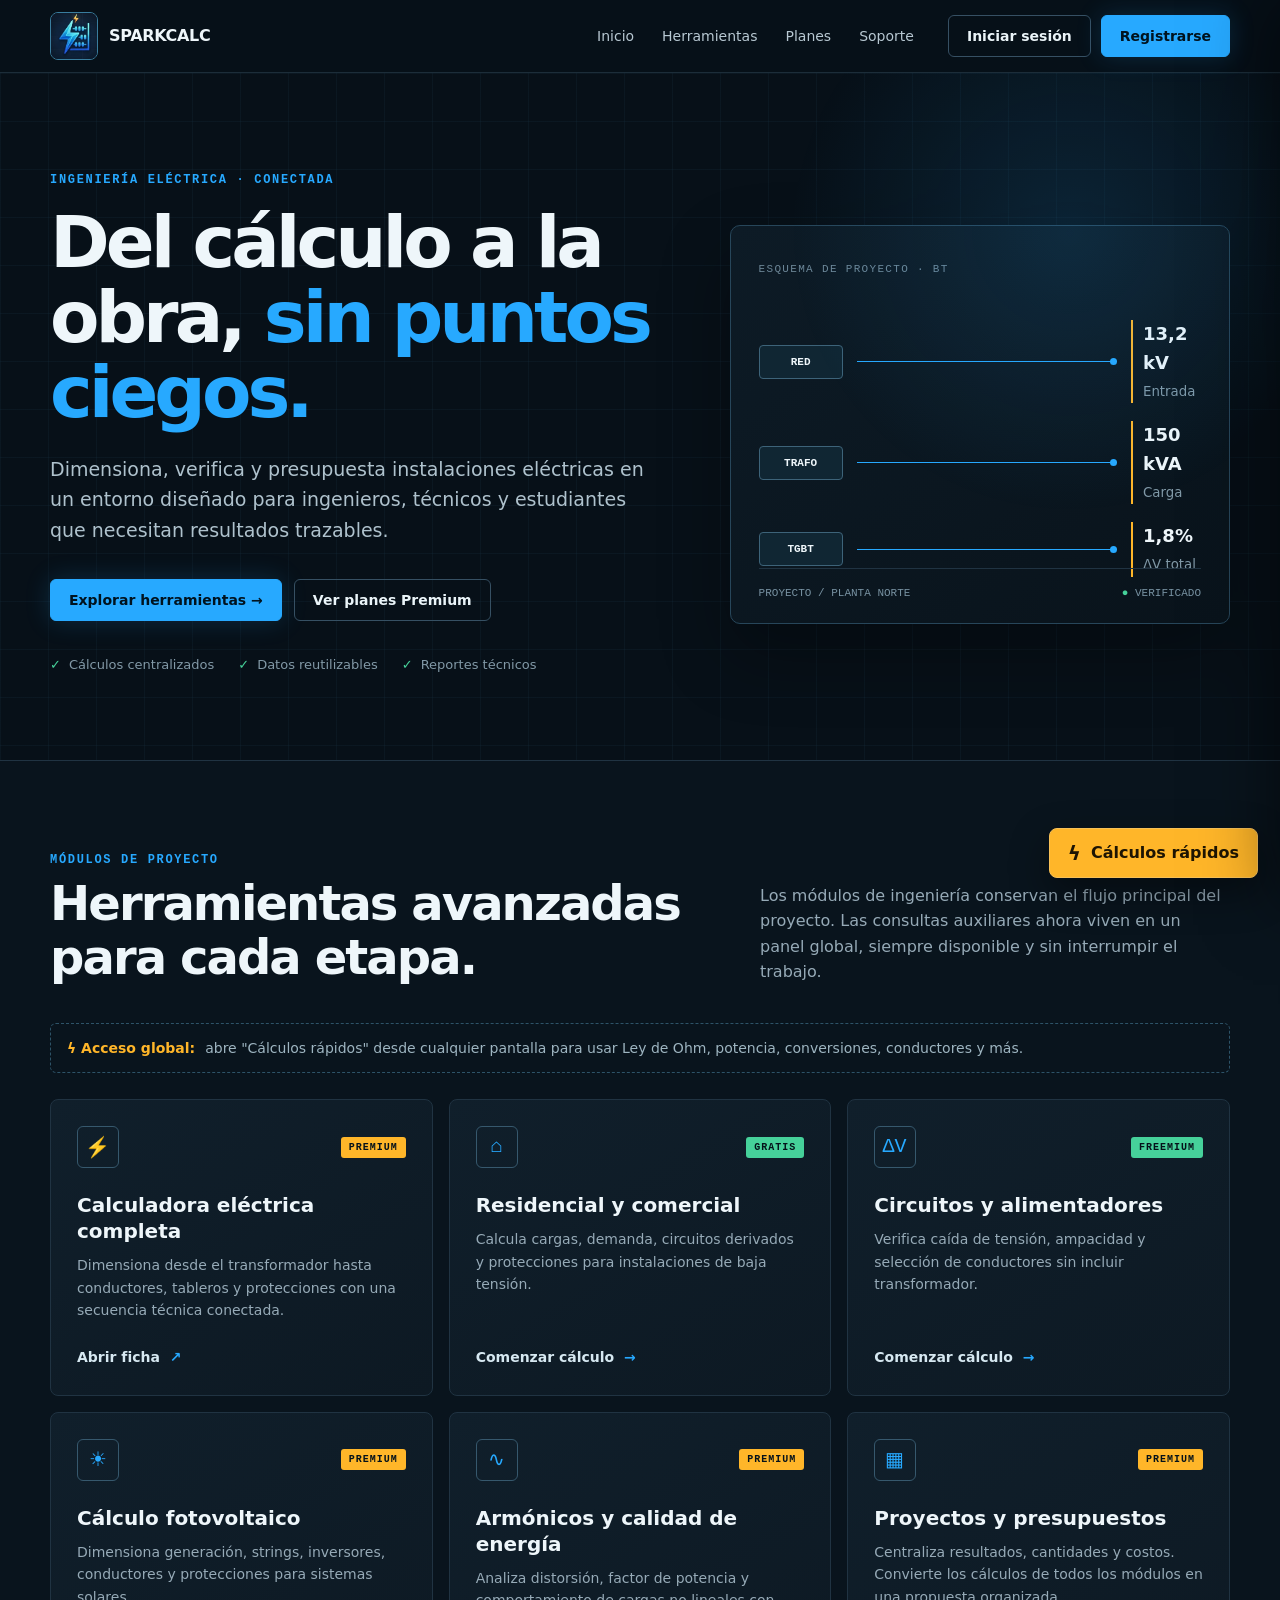
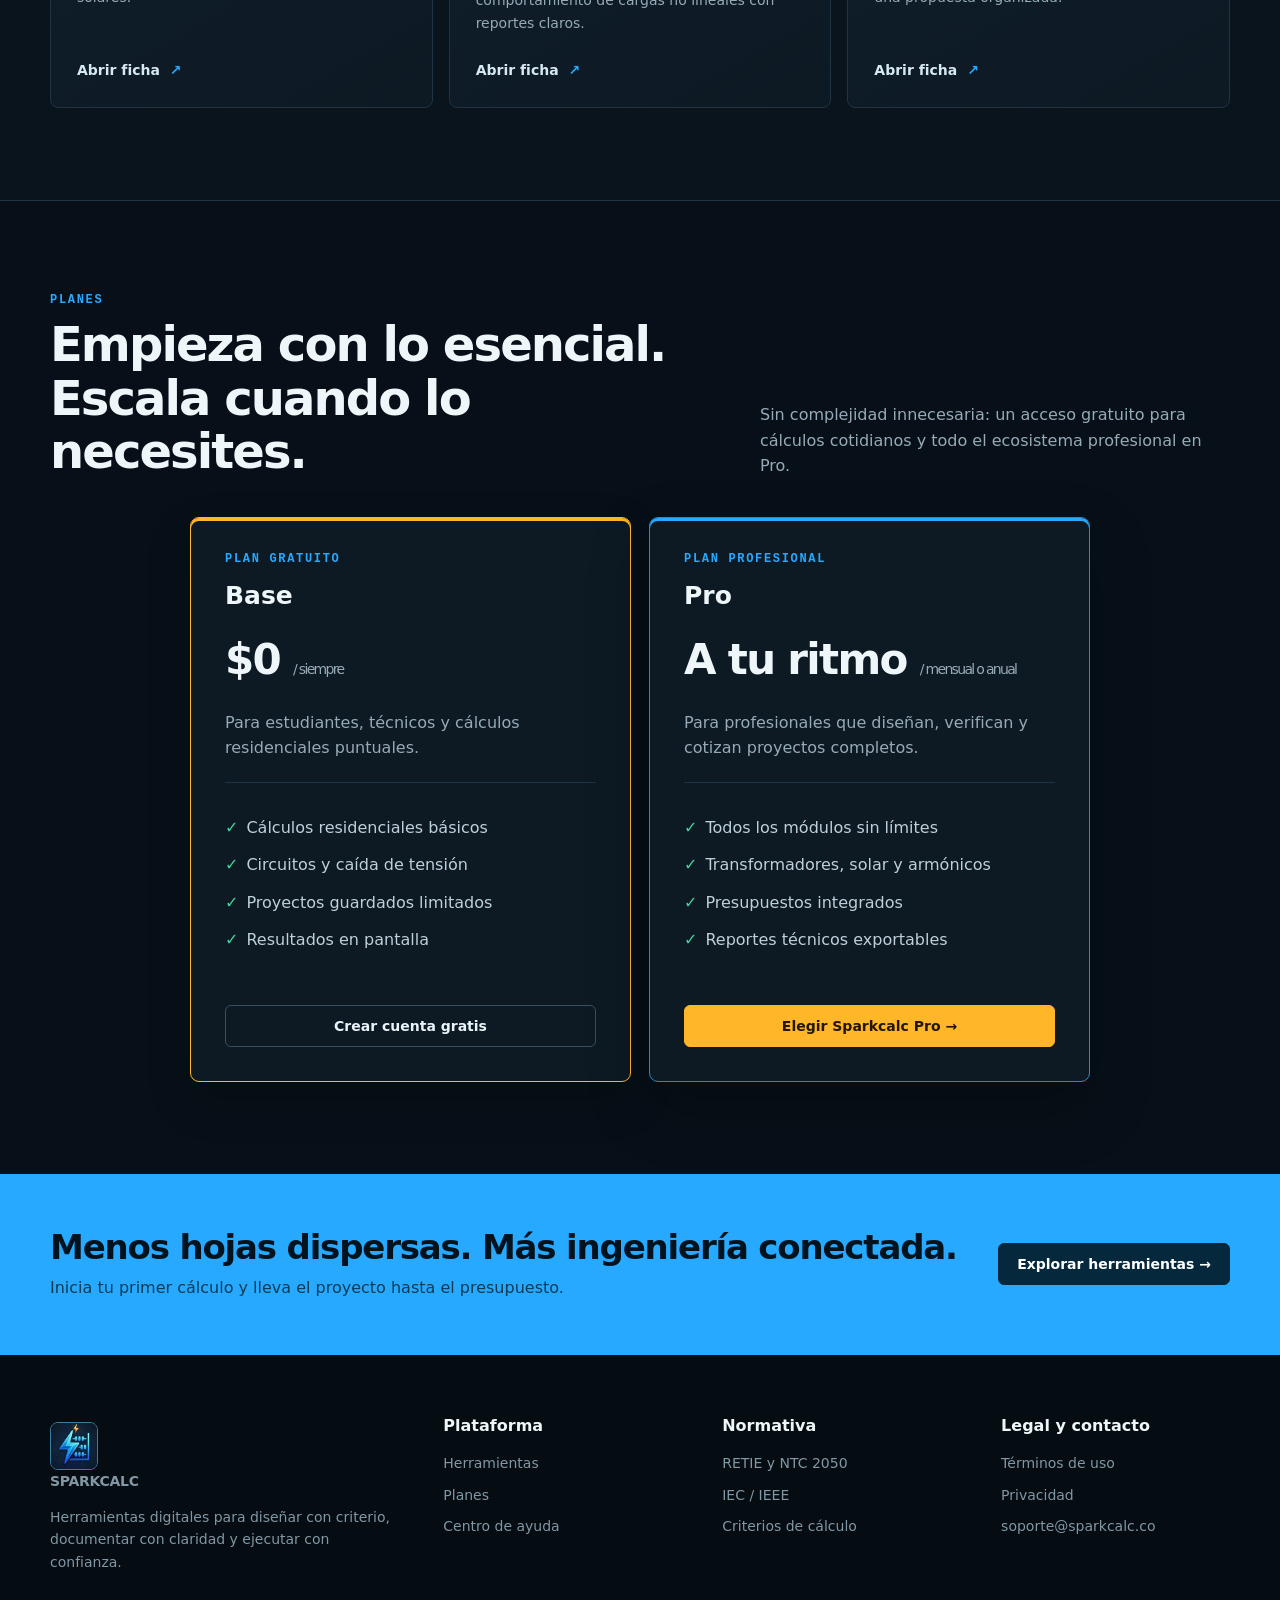
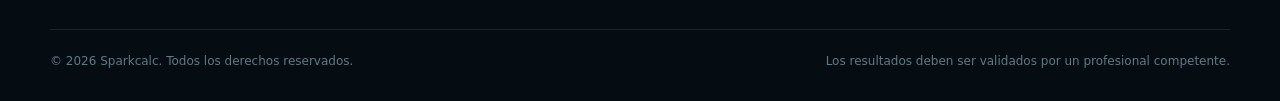
<file: index.html>
﻿<!doctype html>
<html lang="es">
<head>
  <meta charset="utf-8">
  <meta name="viewport" content="width=device-width, initial-scale=1">
  <meta name="description" content="Cálculo, análisis y gestión de proyectos eléctricos en una sola plataforma.">
  <title>Sparkcalc - Ingeniería eléctrica conectada</title>
  <link rel="icon" href="assets/img/logos.jpg">
  <link rel="stylesheet" href="assets/css/styles.css?v=20260913-external-tools">
</head>
<body>
  <header class="site-header">
    <div class="wrap nav">
      <a class="brand" href="#inicio" aria-label="Sparkcalc inicio">
        <span class="mark" aria-hidden="true"><img src="assets/img/logos.jpg" alt="" aria-hidden="true"></span>
        <span>SPARKCALC</span>
      </a>
      <nav class="links" aria-label="Navegación principal">
        <a href="#inicio">Inicio</a>
        <a href="pages/herramientas.html">Herramientas</a>
        <a href="pages/planes.html">Planes</a>
        <a href="pages/soporte.html">Soporte</a>
      </nav>
      <div class="actions">
        <a class="btn" href="pages/login.html">Iniciar sesión</a>
        <a class="btn primary" href="pages/registro.html">Registrarse</a>
      </div>
    </div>
  </header>

  <button class="quick-trigger" id="quickOpen" type="button" aria-controls="quickPanel" aria-expanded="false">
    <span class="bolt" aria-hidden="true">ϟ</span>
    <span class="label">Cálculos rápidos</span>
  </button>
  <div class="quick-backdrop" id="quickBackdrop"></div>

  <aside class="quick-panel" id="quickPanel" aria-hidden="true" aria-label="Cálculos rápidos y convertidores">
    <div class="quick-head">
      <div>
        <div class="eyebrow">Disponible en todo momento</div>
        <h2>Cálculos rápidos</h2>
        <p>Consulta, convierte y vuelve a tu trabajo sin perder el contexto.</p>
      </div>
      <button class="close" id="quickClose" type="button" aria-label="Cerrar panel">×</button>
    </div>

    <div class="quick-groups" aria-label="Categorías de cálculo">
      <button class="quick-link active" type="button">Ω Ley de Ohm</button>
      <button class="quick-link" type="button">W Ley de Potencia</button>
      <button class="quick-link" type="button">⇄ Convertir unidades</button>
      <button class="quick-link" type="button">▤ Conductores</button>
      <button class="quick-link" type="button">△ Trifásicos</button>
      <button class="quick-link" type="button">cosφ Factor de potencia</button>
    </div>

    <div class="mini-calc">
      <h3>Ley de Ohm</h3>
      <p>Introduce tensión y resistencia para calcular la corriente.</p>
      <div class="field-row">
        <div class="field">
          <label for="voltage">Tensión (V)</label>
          <input id="voltage" type="number" value="120" min="0" inputmode="decimal">
        </div>
        <div class="field">
          <label for="resistance">Resistencia (Ω)</label>
          <input id="resistance" type="number" value="24" min="0.001" inputmode="decimal">
        </div>
      </div>
      <div class="result">
        <span>Corriente calculada</span>
        <strong id="current">5.00 A</strong>
      </div>
    </div>

    <p class="panel-note">
      Los cálculos rápidos son auxiliares y no modifican los datos del módulo activo hasta que el usuario elija "Usar resultado".
    </p>
  </aside>

  <main>
    <section class="hero" id="inicio">
      <div class="wrap hero-grid">
        <div>
          <div class="eyebrow">Ingeniería eléctrica · conectada</div>
          <h1>Del cálculo a la obra, <span>sin puntos ciegos.</span></h1>
          <p class="lead">
            Dimensiona, verifica y presupuesta instalaciones eléctricas en un entorno diseñado para ingenieros,
            técnicos y estudiantes que necesitan resultados trazables.
          </p>
          <div class="hero-actions">
            <a class="btn primary" href="pages/herramientas.html">Explorar herramientas →</a>
            <a class="btn" href="pages/planes.html">Ver planes Premium</a>
          </div>
          <div class="micro">
            <span>Cálculos centralizados</span>
            <span>Datos reutilizables</span>
            <span>Reportes técnicos</span>
          </div>
        </div>

        <aside class="diagram" aria-label="Resumen visual de un proyecto eléctrico">
          <div class="flow">
            <div class="flow-row">
              <div class="node">RED</div>
              <div class="wire"></div>
              <div class="metric"><b>13,2 kV</b><small>Entrada</small></div>
            </div>
            <div class="flow-row">
              <div class="node">TRAFO</div>
              <div class="wire"></div>
              <div class="metric"><b>150 kVA</b><small>Carga</small></div>
            </div>
            <div class="flow-row">
              <div class="node">TGBT</div>
              <div class="wire"></div>
              <div class="metric"><b>1,8%</b><small>ΔV total</small></div>
            </div>
          </div>
          <div class="status">
            <span>PROYECTO / PLANTA NORTE</span>
            <span><strong>●</strong> VERIFICADO</span>
          </div>
        </aside>
      </div>
    </section>

    <section class="tools" id="herramientas">
      <div class="wrap">
        <div class="section-head">
          <div>
            <div class="eyebrow">Módulos de proyecto</div>
            <h2>Herramientas avanzadas<br>para cada etapa.</h2>
          </div>
          <p>
            Los módulos de ingeniería conservan el flujo principal del proyecto. Las consultas auxiliares ahora
            viven en un panel global, siempre disponible y sin interrumpir el trabajo.
          </p>
        </div>
        <div class="tools-note">
          <b>ϟ Acceso global:</b>
          abre "Cálculos rápidos" desde cualquier pantalla para usar Ley de Ohm, potencia, conversiones, conductores y más.
        </div>
        <div class="grid">
          <article class="card">
            <div class="card-top"><span class="icon">⚡</span><span class="tag">Premium</span></div>
            <h3>Calculadora eléctrica completa</h3>
            <p>Dimensiona desde el transformador hasta conductores, tableros y protecciones con una secuencia técnica conectada.</p>
            <a href="pages/calculadora.html">Abrir ficha <span>↗</span></a>
          </article>
          <article class="card">
            <div class="card-top"><span class="icon">⌂</span><span class="tag free">Gratis</span></div>
            <h3>Residencial y comercial</h3>
            <p>Calcula cargas, demanda, circuitos derivados y protecciones para instalaciones de baja tensión.</p>
            <a href="pages/calculadora.html">Comenzar cálculo <span>→</span></a>
          </article>
          <article class="card">
            <div class="card-top"><span class="icon">ΔV</span><span class="tag free">Freemium</span></div>
            <h3>Circuitos y alimentadores</h3>
            <p>Verifica caída de tensión, ampacidad y selección de conductores sin incluir transformador.</p>
            <a href="pages/calculadora.html">Comenzar cálculo <span>→</span></a>
          </article>
          <article class="card">
            <div class="card-top"><span class="icon">☀</span><span class="tag">Premium</span></div>
            <h3>Cálculo fotovoltaico</h3>
            <p>Dimensiona generación, strings, inversores, conductores y protecciones para sistemas solares.</p>
            <a href="pages/fotovoltaico.html">Abrir ficha <span>↗</span></a>
          </article>
          <article class="card">
            <div class="card-top"><span class="icon">∿</span><span class="tag">Premium</span></div>
            <h3>Armónicos y calidad de energía</h3>
            <p>Analiza distorsión, factor de potencia y comportamiento de cargas no lineales con reportes claros.</p>
            <a href="pages/calidad-energia.html">Abrir ficha <span>↗</span></a>
          </article>
          <article class="card">
            <div class="card-top"><span class="icon">▦</span><span class="tag">Premium</span></div>
            <h3>Proyectos y presupuestos</h3>
            <p>Centraliza resultados, cantidades y costos. Convierte los cálculos de todos los módulos en una propuesta organizada.</p>
            <a href="pages/proyectos.html">Abrir ficha <span>↗</span></a>
          </article>
        </div>
      </div>
    </section>

    <section class="pricing" id="planes">
      <div class="wrap">
        <div class="section-head">
          <div>
            <div class="eyebrow">Planes</div>
            <h2>Empieza con lo esencial.<br>Escala cuando lo necesites.</h2>
          </div>
          <p>Sin complejidad innecesaria: un acceso gratuito para cálculos cotidianos y todo el ecosistema profesional en Pro.</p>
        </div>
        <div class="price-grid">
          <article class="price">
            <div class="eyebrow">Plan gratuito</div>
            <h3>Base</h3>
            <div class="amount">$0 <small>/ siempre</small></div>
            <p>Para estudiantes, técnicos y cálculos residenciales puntuales.</p>
            <ul class="features">
              <li>Cálculos residenciales básicos</li>
              <li>Circuitos y caída de tensión</li>
              <li>Proyectos guardados limitados</li>
              <li>Resultados en pantalla</li>
            </ul>
            <a class="btn" href="pages/registro.html">Crear cuenta gratis</a>
          </article>
          <article class="price pro">
            <div class="eyebrow">Plan profesional</div>
            <h3>Pro</h3>
            <div class="amount">A tu ritmo <small>/ mensual o anual</small></div>
            <p>Para profesionales que diseñan, verifican y cotizan proyectos completos.</p>
            <ul class="features">
              <li>Todos los módulos sin límites</li>
              <li>Transformadores, solar y armónicos</li>
              <li>Presupuestos integrados</li>
              <li>Reportes técnicos exportables</li>
            </ul>
            <a class="btn amber" href="pages/registro.html">Elegir Sparkcalc Pro →</a>
          </article>
        </div>
      </div>
    </section>

    <section class="cta-band">
      <div class="wrap cta-in">
        <div>
          <h2>Menos hojas dispersas. Más ingeniería conectada.</h2>
          <p>Inicia tu primer cálculo y lleva el proyecto hasta el presupuesto.</p>
        </div>
        <a class="btn" href="pages/herramientas.html">Explorar herramientas →</a>
      </div>
    </section>
  </main>

  <footer id="soporte">
    <div class="wrap">
      <div class="foot">
        <div>
          <a class="brand" href="#inicio"><span class="mark" aria-hidden="true"><img src="assets/img/logos.jpg" alt="" aria-hidden="true"></span><span>SPARKCALC</span></a>
          <p>Herramientas digitales para diseñar con criterio, documentar con claridad y ejecutar con confianza.</p>
        </div>
        <div>
          <h4>Plataforma</h4>
          <a href="pages/herramientas.html">Herramientas</a>
          <a href="pages/planes.html">Planes</a>
          <a href="pages/soporte.html">Centro de ayuda</a>
        </div>
        <div>
          <h4>Normativa</h4>
          <a href="pages/normativa.html">RETIE y NTC 2050</a>
          <a href="pages/normativa.html#iec-ieee">IEC / IEEE</a>
          <a href="pages/normativa.html#criterios">Criterios de cálculo</a>
        </div>
        <div>
          <h4>Legal y contacto</h4>
          <a href="pages/legal.html">Términos de uso</a>
          <a href="pages/legal.html#privacidad">Privacidad</a>
          <a href="mailto:soporte@sparkcalc.co">soporte@sparkcalc.co</a>
        </div>
      </div>
      <div class="legal">
        <span>© 2026 Sparkcalc. Todos los derechos reservados.</span>
        <span>Los resultados deben ser validados por un profesional competente.</span>
      </div>
    </div>
  </footer>
  <script src="assets/js/main.js?v=20260913-bfcache" defer></script>
</body>
</html>
</file>
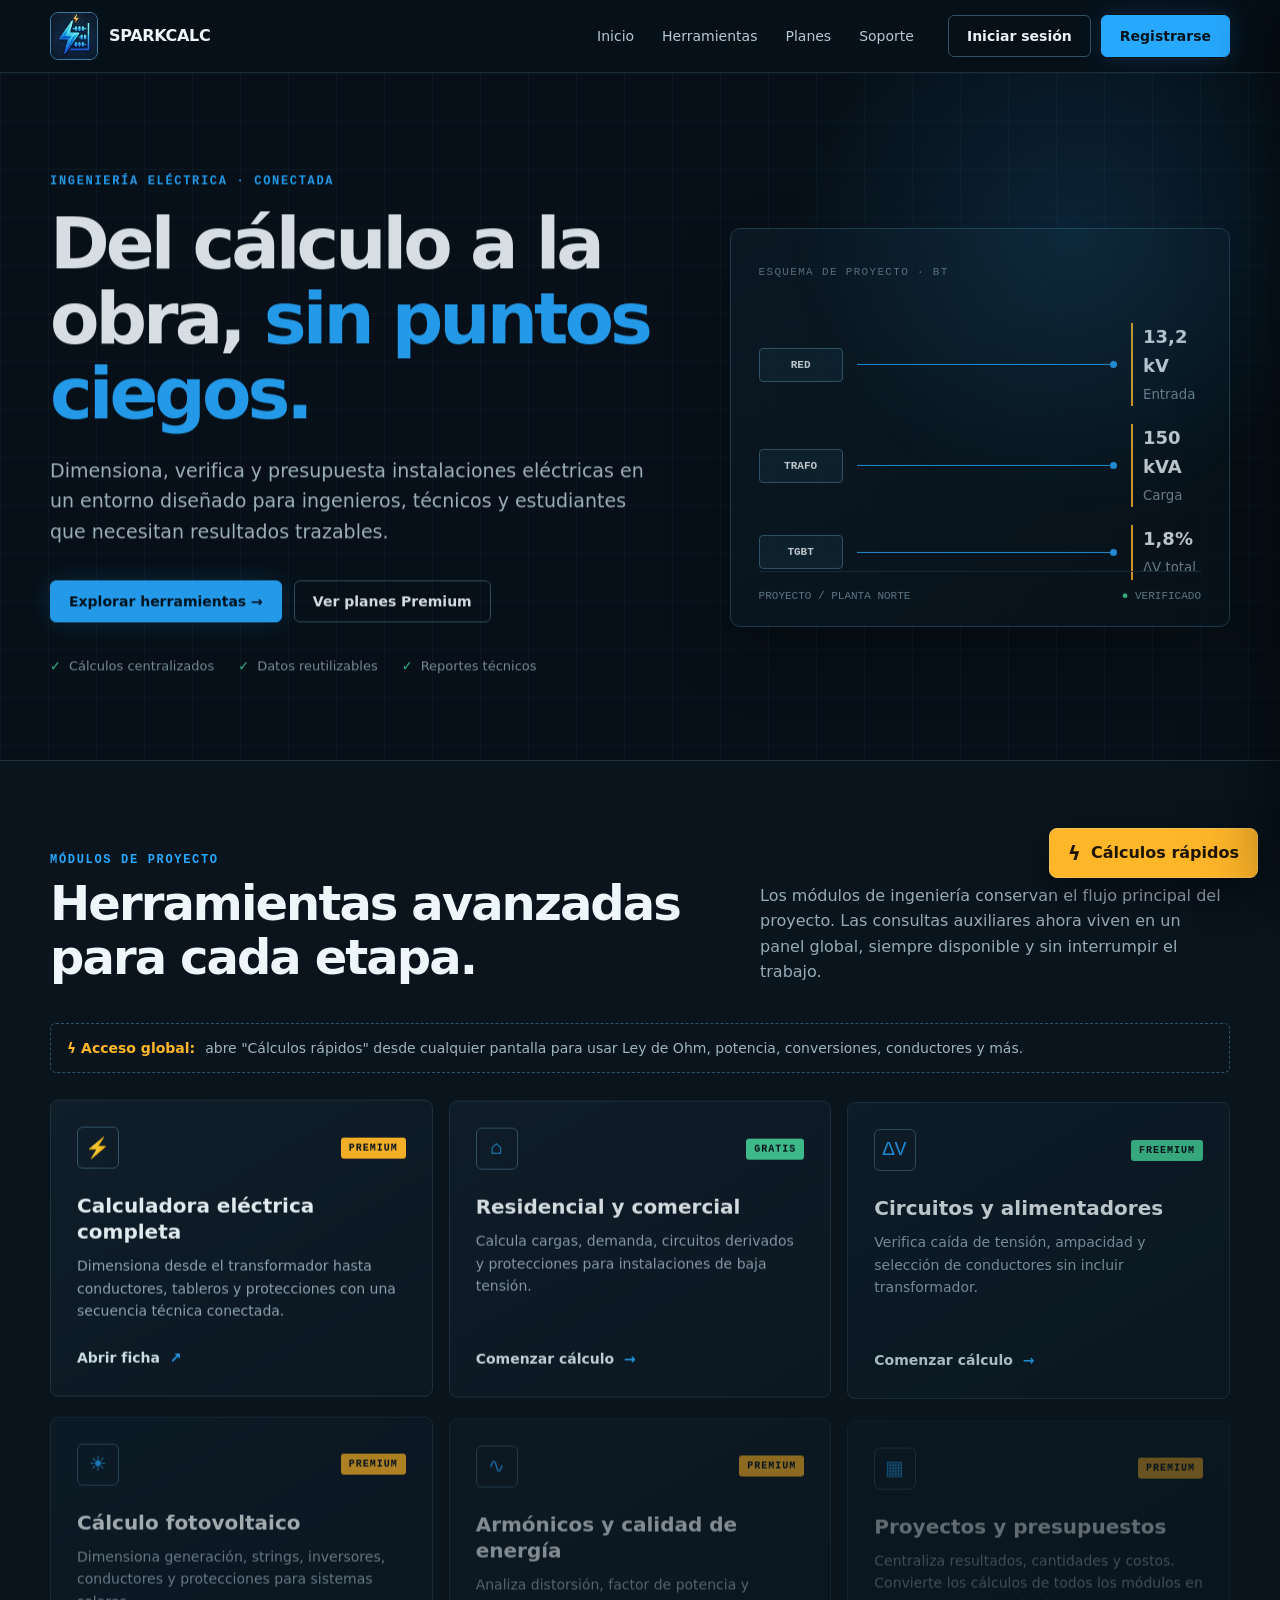
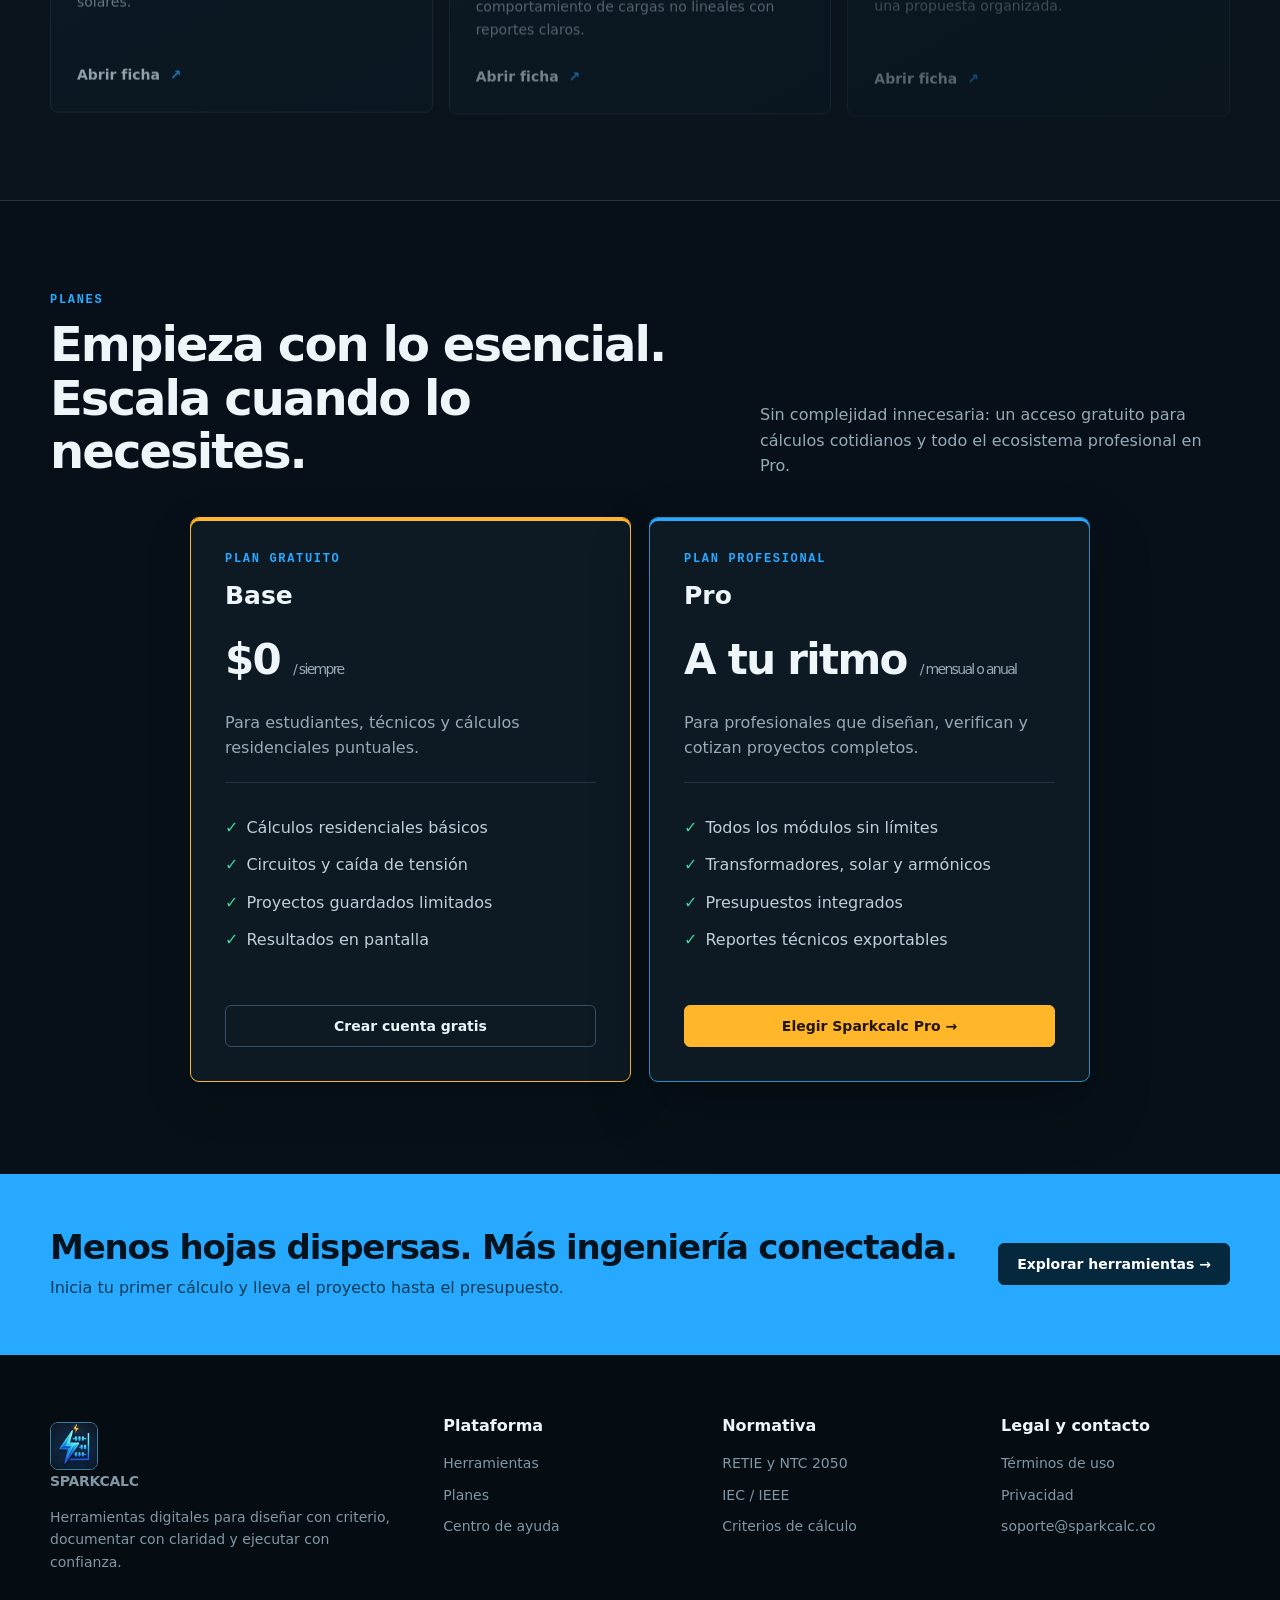
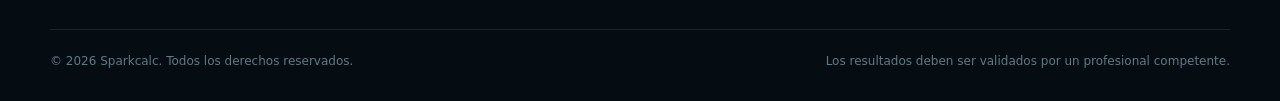
<file: sparkcalc.html>
<!doctype html>
<html lang="es">
<head>
  <meta charset="utf-8">
  <meta name="viewport" content="width=device-width, initial-scale=1">
  <meta http-equiv="refresh" content="0; url=index.html">
  <title>Sparkcalc</title>
  <link rel="canonical" href="index.html">
</head>
<body>
  <p>Redirigiendo a <a href="index.html">Sparkcalc</a>.</p>
</body>
</html>
</file>
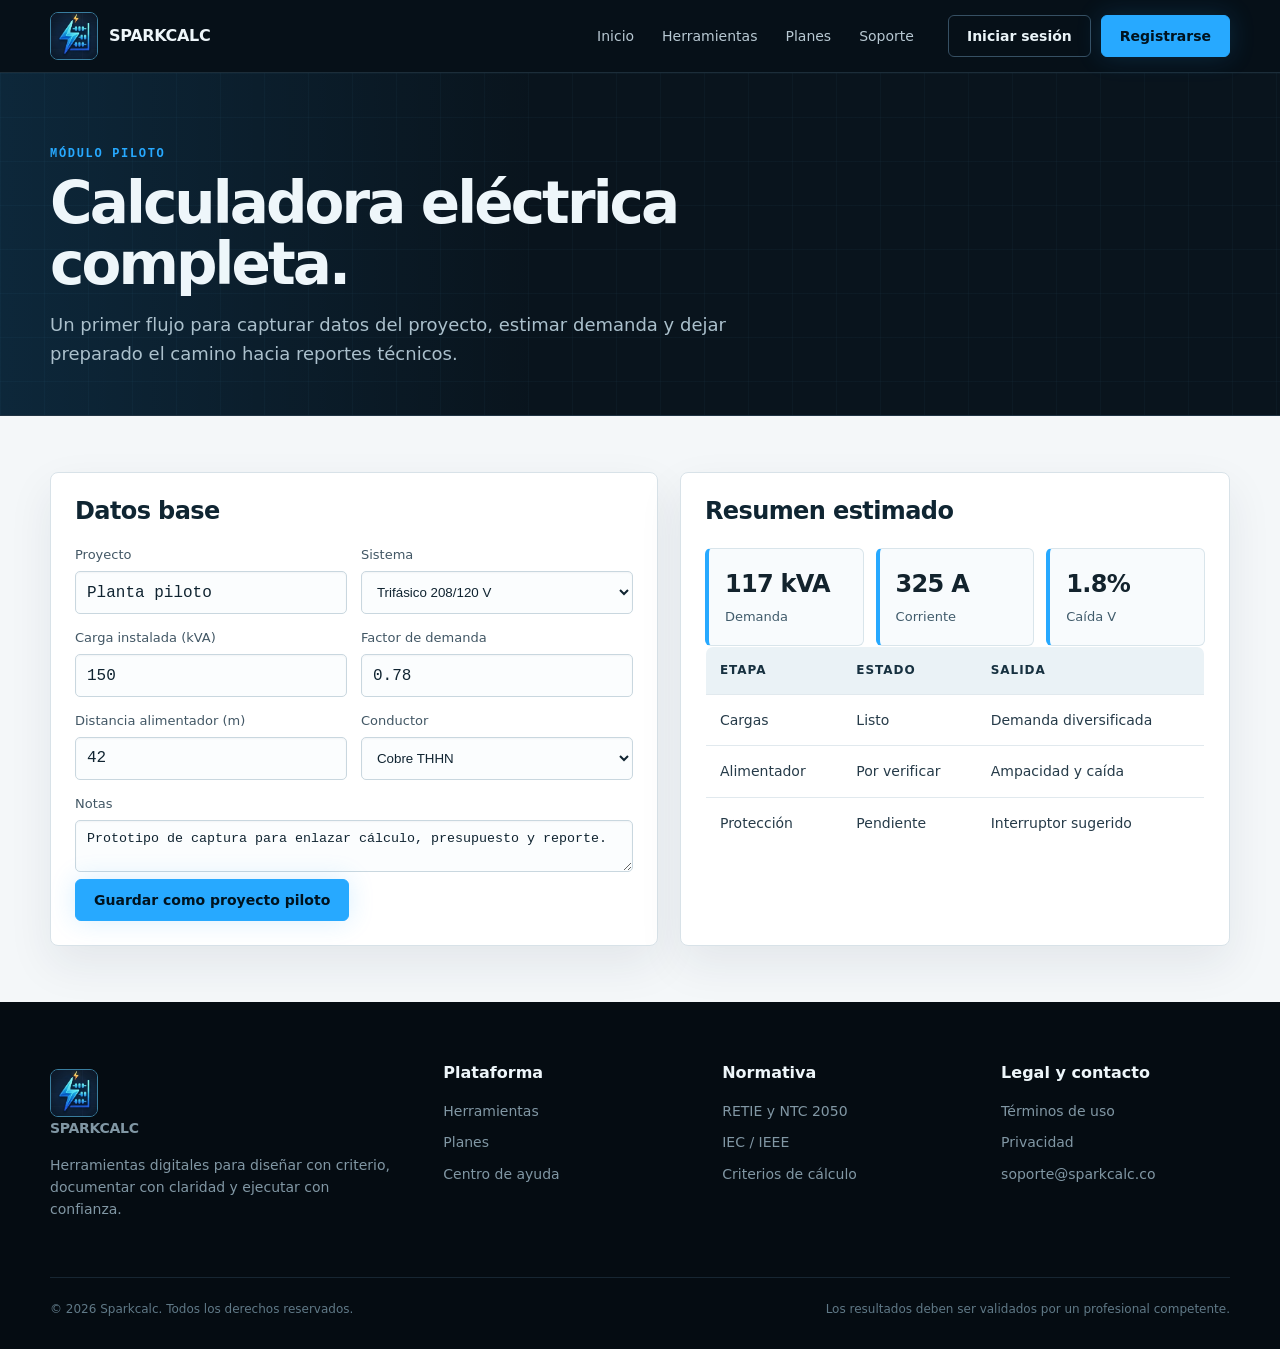
<file: pages/calculadora.html>
﻿<!doctype html>
<html lang="es">
<head>
  <meta charset="utf-8">
  <meta name="viewport" content="width=device-width, initial-scale=1">
  <meta name="description" content="Calculadora eléctrica piloto de Sparkcalc.">
  <title>Calculadora eléctrica - Sparkcalc</title>
  <link rel="icon" href="../assets/img/logos.jpg">
  <link rel="stylesheet" href="../assets/css/styles.css?v=20260913-external-tools">
</head>
<body>
  <header class="site-header">
    <div class="wrap nav">
      <a class="brand" href="../index.html"><span class="mark" aria-hidden="true"><img src="../assets/img/logos.jpg" alt="" aria-hidden="true"></span><span>SPARKCALC</span></a>
      <nav class="links"><a href="../index.html">Inicio</a><a href="herramientas.html">Herramientas</a><a href="planes.html">Planes</a><a href="soporte.html">Soporte</a></nav>
      <div class="actions"><a class="btn" href="login.html">Iniciar sesión</a><a class="btn primary" href="registro.html">Registrarse</a></div>
    </div>
  </header>
  <main class="page-main">
    <section class="page-hero">
      <div class="wrap">
        <div class="eyebrow">Módulo piloto</div>
        <h1>Calculadora eléctrica completa.</h1>
        <p>Un primer flujo para capturar datos del proyecto, estimar demanda y dejar preparado el camino hacia reportes técnicos.</p>
      </div>
    </section>
    <section class="page-section">
      <div class="wrap split">
        <form class="panel">
          <h2>Datos base</h2>
          <div class="form-grid">
            <div class="field"><label for="project">Proyecto</label><input id="project" value="Planta piloto"></div>
            <div class="field"><label for="system">Sistema</label><select id="system"><option>Trifásico 208/120 V</option><option>Trifásico 480/277 V</option><option>Monofásico 240/120 V</option></select></div>
            <div class="field"><label for="load">Carga instalada (kVA)</label><input id="load" type="number" value="150"></div>
            <div class="field"><label for="factor">Factor de demanda</label><input id="factor" type="number" value="0.78" step="0.01"></div>
            <div class="field"><label for="distance">Distancia alimentador (m)</label><input id="distance" type="number" value="42"></div>
            <div class="field"><label for="conductor">Conductor</label><select id="conductor"><option>Cobre THHN</option><option>Aluminio XHHW</option></select></div>
            <div class="field full"><label for="notes">Notas</label><textarea id="notes">Prototipo de captura para enlazar cálculo, presupuesto y reporte.</textarea></div>
          </div>
          <a class="btn primary" href="proyectos.html">Guardar como proyecto piloto</a>
        </form>
        <aside class="panel">
          <h2>Resumen estimado</h2>
          <div class="stat-grid">
            <div class="stat"><b>117 kVA</b><span>Demanda</span></div>
            <div class="stat"><b>325 A</b><span>Corriente</span></div>
            <div class="stat"><b>1.8%</b><span>Caída V</span></div>
          </div>
          <table class="table" aria-label="Resultados piloto">
            <thead><tr><th>Etapa</th><th>Estado</th><th>Salida</th></tr></thead>
            <tbody>
              <tr><td>Cargas</td><td>Listo</td><td>Demanda diversificada</td></tr>
              <tr><td>Alimentador</td><td>Por verificar</td><td>Ampacidad y caída</td></tr>
              <tr><td>Protección</td><td>Pendiente</td><td>Interruptor sugerido</td></tr>
            </tbody>
          </table>
        </aside>
      </div>
    </section>
  </main>
  <footer>
    <div class="wrap">
      <div class="foot">
        <div>
          <a class="brand" href="../index.html"><span class="mark" aria-hidden="true"><img src="../assets/img/logos.jpg" alt="" aria-hidden="true"></span><span>SPARKCALC</span></a>
          <p>Herramientas digitales para diseñar con criterio, documentar con claridad y ejecutar con confianza.</p>
        </div>
        <div>
          <h4>Plataforma</h4>
          <a href="herramientas.html">Herramientas</a>
          <a href="planes.html">Planes</a>
          <a href="soporte.html">Centro de ayuda</a>
        </div>
        <div>
          <h4>Normativa</h4>
          <a href="normativa.html">RETIE y NTC 2050</a>
          <a href="normativa.html#iec-ieee">IEC / IEEE</a>
          <a href="normativa.html#criterios">Criterios de cálculo</a>
        </div>
        <div>
          <h4>Legal y contacto</h4>
          <a href="legal.html">Términos de uso</a>
          <a href="legal.html#privacidad">Privacidad</a>
          <a href="mailto:soporte@sparkcalc.co">soporte@sparkcalc.co</a>
        </div>
      </div>
      <div class="legal">
        <span>© 2026 Sparkcalc. Todos los derechos reservados.</span>
        <span>Los resultados deben ser validados por un profesional competente.</span>
      </div>
    </div>
  </footer>
  <script src="../assets/js/main.js?v=20260913-bfcache" defer></script>
</body>
</html>
</file>
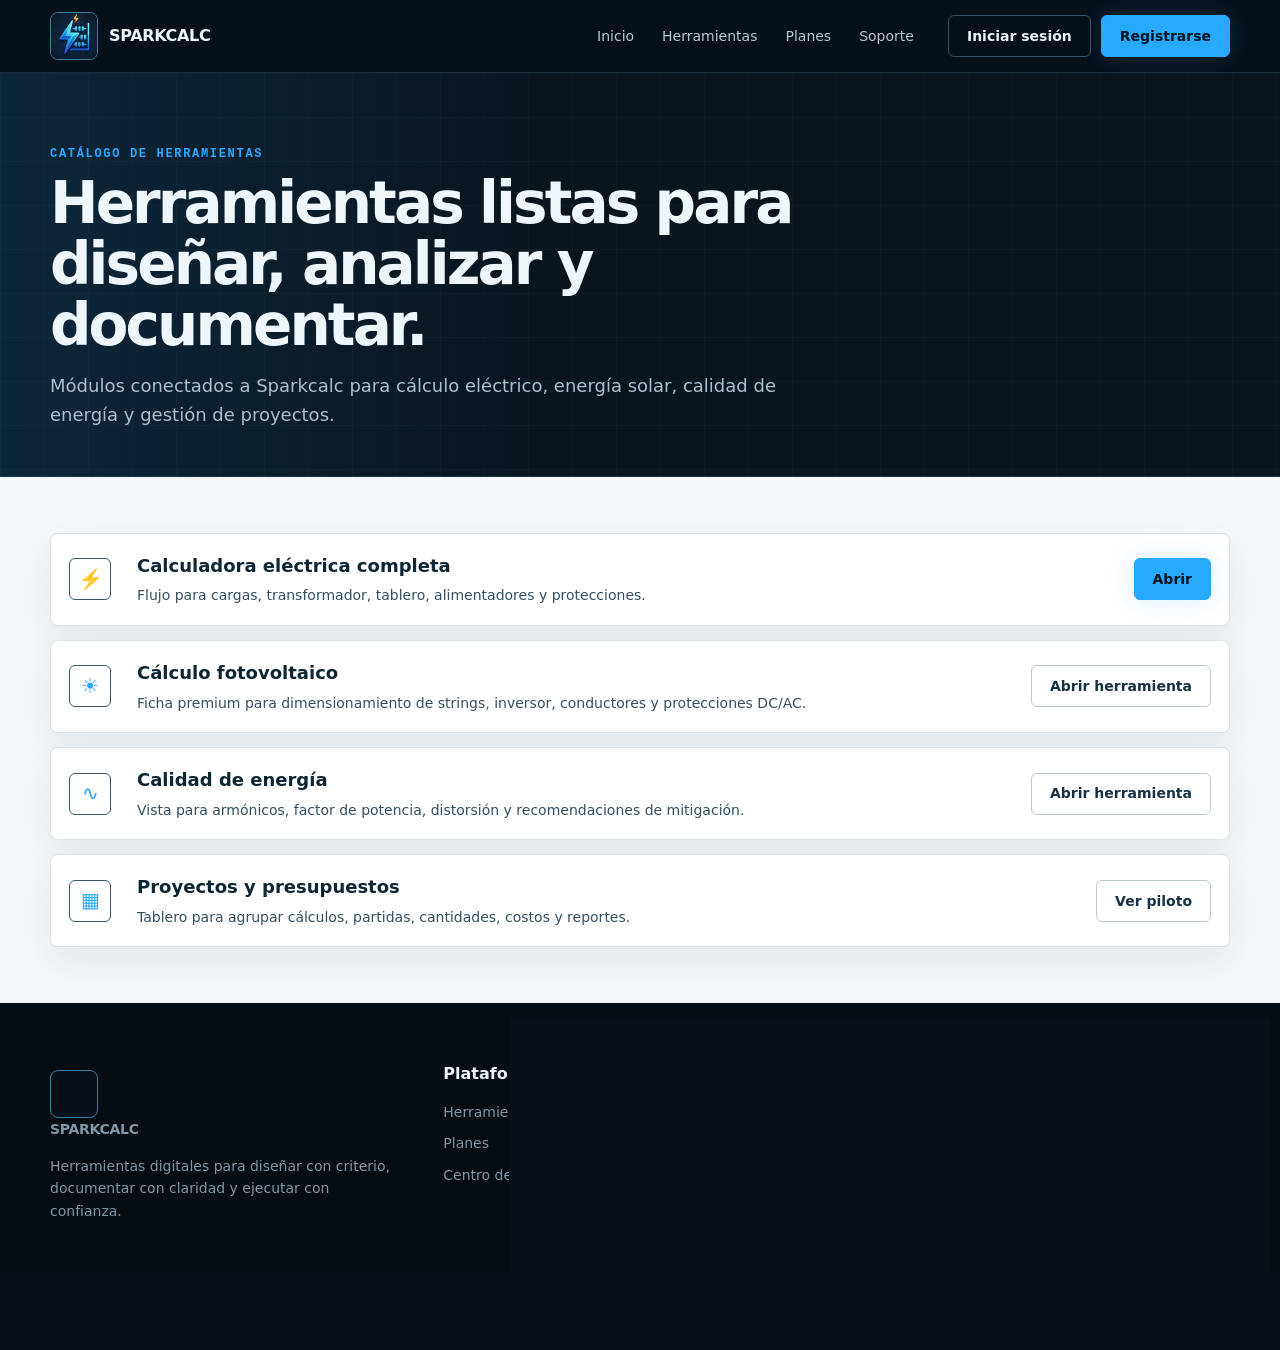
<file: pages/herramientas.html>
﻿<!doctype html>
<html lang="es">
<head>
  <meta charset="utf-8">
  <meta name="viewport" content="width=device-width, initial-scale=1">
  <meta name="description" content="Herramientas de Sparkcalc para proyectos eléctricos.">
  <title>Herramientas - Sparkcalc</title>
  <link rel="icon" href="../assets/img/logos.jpg">
  <link rel="stylesheet" href="../assets/css/styles.css?v=20260913-external-tools">
</head>
<body>
  <header class="site-header">
    <div class="wrap nav">
      <a class="brand" href="../index.html"><span class="mark" aria-hidden="true"><img src="../assets/img/logos.jpg" alt="" aria-hidden="true"></span><span>SPARKCALC</span></a>
      <nav class="links" aria-label="Navegación principal">
        <a href="../index.html">Inicio</a>
        <a href="herramientas.html">Herramientas</a>
        <a href="planes.html">Planes</a>
        <a href="soporte.html">Soporte</a>
      </nav>
      <div class="actions"><a class="btn" href="login.html">Iniciar sesión</a><a class="btn primary" href="registro.html">Registrarse</a></div>
    </div>
  </header>
  <main class="page-main">
    <section class="page-hero">
      <div class="wrap">
        <div class="eyebrow">Catálogo de herramientas</div>
        <h1>Herramientas listas para diseñar, analizar y documentar.</h1>
        <p>Módulos conectados a Sparkcalc para cálculo eléctrico, energía solar, calidad de energía y gestión de proyectos.</p>
      </div>
    </section>
    <section class="page-section">
      <div class="wrap module-list">
        <article class="module-item">
          <span class="icon">⚡</span>
          <div><h3>Calculadora eléctrica completa</h3><p>Flujo para cargas, transformador, tablero, alimentadores y protecciones.</p></div>
          <a class="btn primary" href="calculadora.html">Abrir</a>
        </article>
        <article class="module-item">
          <span class="icon">☀</span>
          <div><h3>Cálculo fotovoltaico</h3><p>Ficha premium para dimensionamiento de strings, inversor, conductores y protecciones DC/AC.</p></div>
          <a class="btn" href="fotovoltaico.html">Abrir herramienta</a>
        </article>
        <article class="module-item">
          <span class="icon">∿</span>
          <div><h3>Calidad de energía</h3><p>Vista para armónicos, factor de potencia, distorsión y recomendaciones de mitigación.</p></div>
          <a class="btn" href="calidad-energia.html">Abrir herramienta</a>
        </article>
        <article class="module-item">
          <span class="icon">▦</span>
          <div><h3>Proyectos y presupuestos</h3><p>Tablero para agrupar cálculos, partidas, cantidades, costos y reportes.</p></div>
          <a class="btn" href="proyectos.html">Ver piloto</a>
        </article>
      </div>
    </section>
  </main>
  <footer>
    <div class="wrap">
      <div class="foot">
        <div>
          <a class="brand" href="../index.html"><span class="mark" aria-hidden="true"><img src="../assets/img/logos.jpg" alt="" aria-hidden="true"></span><span>SPARKCALC</span></a>
          <p>Herramientas digitales para diseñar con criterio, documentar con claridad y ejecutar con confianza.</p>
        </div>
        <div>
          <h4>Plataforma</h4>
          <a href="herramientas.html">Herramientas</a>
          <a href="planes.html">Planes</a>
          <a href="soporte.html">Centro de ayuda</a>
        </div>
        <div>
          <h4>Normativa</h4>
          <a href="normativa.html">RETIE y NTC 2050</a>
          <a href="normativa.html#iec-ieee">IEC / IEEE</a>
          <a href="normativa.html#criterios">Criterios de cálculo</a>
        </div>
        <div>
          <h4>Legal y contacto</h4>
          <a href="legal.html">Términos de uso</a>
          <a href="legal.html#privacidad">Privacidad</a>
          <a href="mailto:soporte@sparkcalc.co">soporte@sparkcalc.co</a>
        </div>
      </div>
      <div class="legal">
        <span>© 2026 Sparkcalc. Todos los derechos reservados.</span>
        <span>Los resultados deben ser validados por un profesional competente.</span>
      </div>
    </div>
  </footer>
  <script src="../assets/js/main.js?v=20260913-bfcache" defer></script>
</body>
</html>
</file>
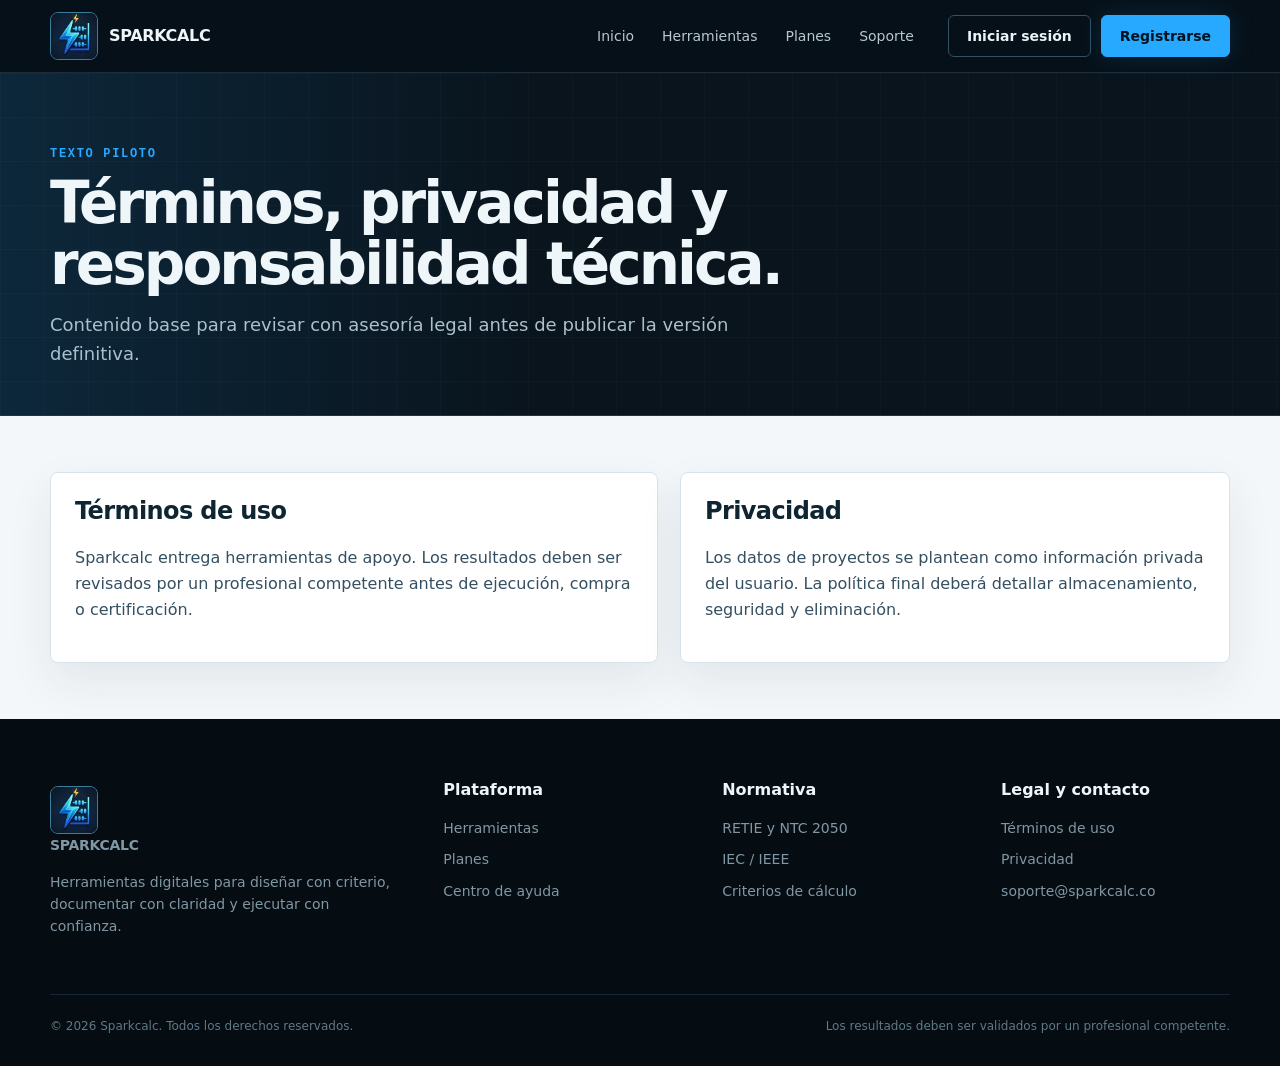
<file: pages/legal.html>
﻿<!doctype html>
<html lang="es">
<head>
  <meta charset="utf-8">
  <meta name="viewport" content="width=device-width, initial-scale=1">
  <title>Legal - Sparkcalc</title>
  <link rel="icon" href="../assets/img/logos.jpg">
  <link rel="stylesheet" href="../assets/css/styles.css?v=20260913-external-tools">
</head>
<body>
  <header class="site-header"><div class="wrap nav"><a class="brand" href="../index.html"><span class="mark"><img src="../assets/img/logos.jpg" alt="" aria-hidden="true"></span><span>SPARKCALC</span></a><nav class="links"><a href="../index.html">Inicio</a><a href="herramientas.html">Herramientas</a><a href="planes.html">Planes</a><a href="soporte.html">Soporte</a></nav><div class="actions"><a class="btn" href="login.html">Iniciar sesión</a><a class="btn primary" href="registro.html">Registrarse</a></div></div></header>
  <main class="page-main">
    <section class="page-hero"><div class="wrap"><div class="eyebrow">Texto piloto</div><h1>Términos, privacidad y responsabilidad técnica.</h1><p>Contenido base para revisar con asesoría legal antes de publicar la versión definitiva.</p></div></section>
    <section class="page-section"><div class="wrap split"><div class="panel"><h2>Términos de uso</h2><p>Sparkcalc entrega herramientas de apoyo. Los resultados deben ser revisados por un profesional competente antes de ejecución, compra o certificación.</p></div><div class="panel" id="privacidad"><h2>Privacidad</h2><p>Los datos de proyectos se plantean como información privada del usuario. La política final deberá detallar almacenamiento, seguridad y eliminación.</p></div></div></section>
  </main>
  <footer>
    <div class="wrap">
      <div class="foot">
        <div><a class="brand" href="../index.html"><span class="mark" aria-hidden="true"><img src="../assets/img/logos.jpg" alt="" aria-hidden="true"></span><span>SPARKCALC</span></a><p>Herramientas digitales para diseñar con criterio, documentar con claridad y ejecutar con confianza.</p></div>
        <div><h4>Plataforma</h4><a href="herramientas.html">Herramientas</a><a href="planes.html">Planes</a><a href="soporte.html">Centro de ayuda</a></div>
        <div><h4>Normativa</h4><a href="normativa.html">RETIE y NTC 2050</a><a href="normativa.html#iec-ieee">IEC / IEEE</a><a href="normativa.html#criterios">Criterios de cálculo</a></div>
        <div><h4>Legal y contacto</h4><a href="legal.html">Términos de uso</a><a href="legal.html#privacidad">Privacidad</a><a href="mailto:soporte@sparkcalc.co">soporte@sparkcalc.co</a></div>
      </div>
      <div class="legal"><span>© 2026 Sparkcalc. Todos los derechos reservados.</span><span>Los resultados deben ser validados por un profesional competente.</span></div>
    </div>
  </footer>
  <script src="../assets/js/main.js?v=20260913-bfcache" defer></script>
</body>
</html>
</file>
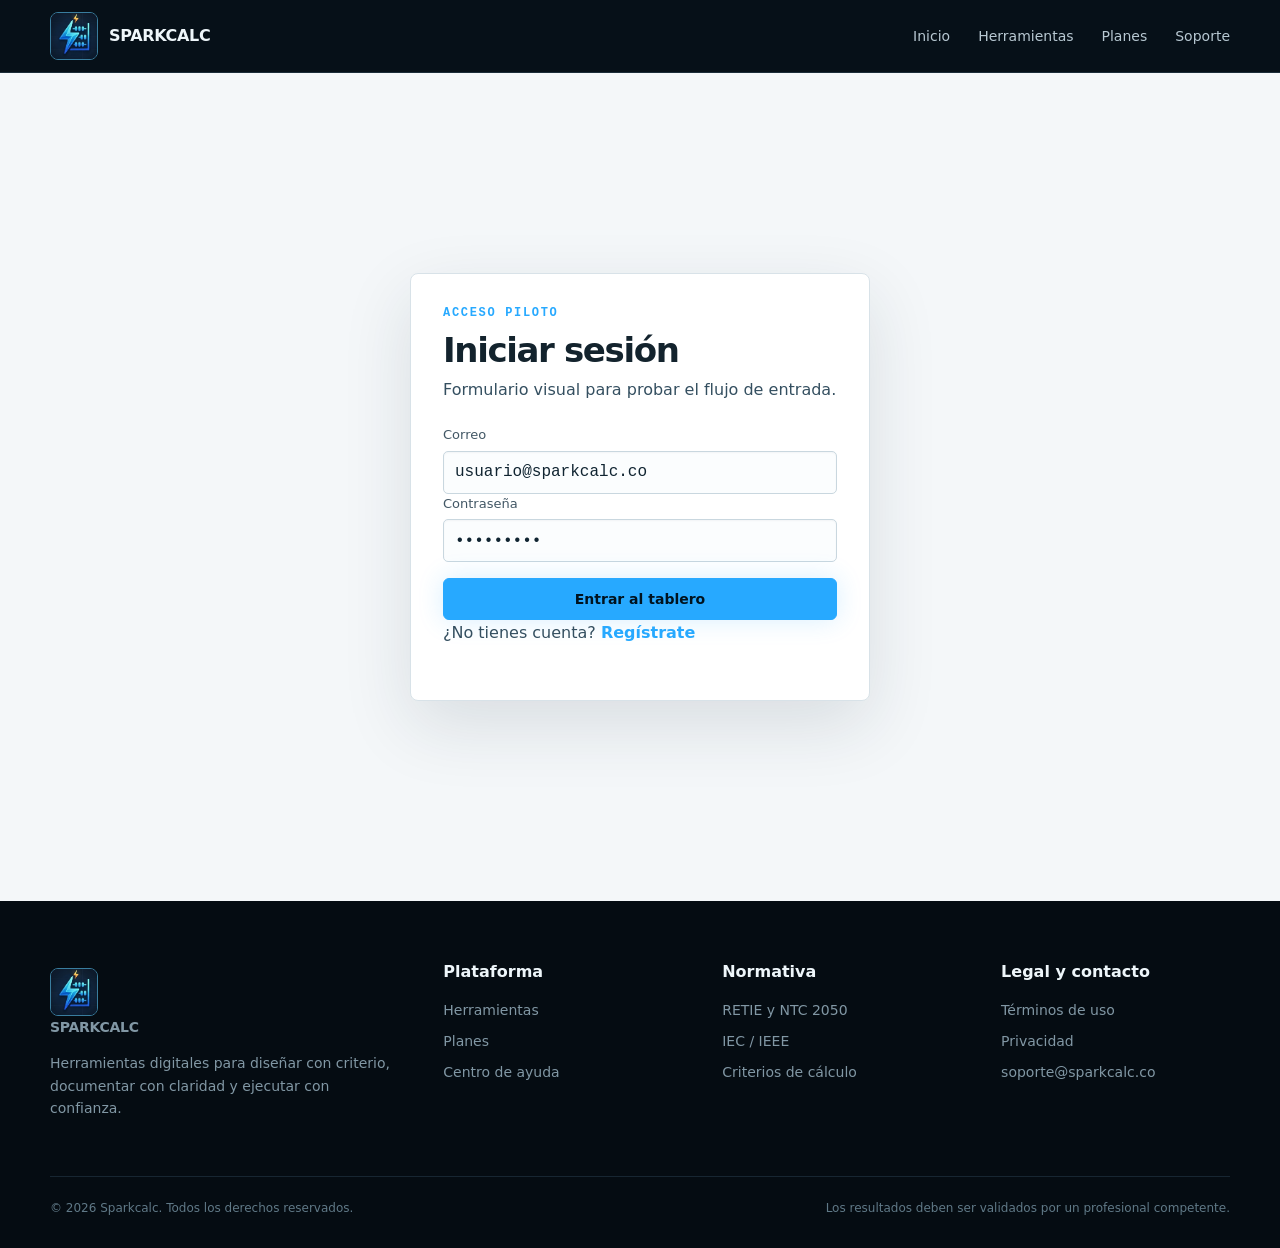
<file: pages/login.html>
﻿<!doctype html>
<html lang="es">
<head>
  <meta charset="utf-8">
  <meta name="viewport" content="width=device-width, initial-scale=1">
  <title>Iniciar sesión - Sparkcalc</title>
  <link rel="icon" href="../assets/img/logos.jpg">
  <link rel="stylesheet" href="../assets/css/styles.css?v=20260913-external-tools">
</head>
<body>
  <header class="site-header"><div class="wrap nav"><a class="brand" href="../index.html"><span class="mark"><img src="../assets/img/logos.jpg" alt="" aria-hidden="true"></span><span>SPARKCALC</span></a><nav class="links"><a href="../index.html">Inicio</a><a href="herramientas.html">Herramientas</a><a href="planes.html">Planes</a><a href="soporte.html">Soporte</a></nav></div></header>
  <main class="auth-shell"><form class="auth-card"><div class="eyebrow">Acceso piloto</div><h1>Iniciar sesión</h1><p>Formulario visual para probar el flujo de entrada.</p><div class="field"><label for="email">Correo</label><input id="email" type="email" value="usuario@sparkcalc.co"></div><div class="field"><label for="password">Contraseña</label><input id="password" type="password" value="sparkcalc"></div><a class="btn primary" href="proyectos.html">Entrar al tablero</a><p>¿No tienes cuenta? <a class="muted-link" href="registro.html">Regístrate</a></p></form></main>
  <footer>
    <div class="wrap">
      <div class="foot">
        <div><a class="brand" href="../index.html"><span class="mark" aria-hidden="true"><img src="../assets/img/logos.jpg" alt="" aria-hidden="true"></span><span>SPARKCALC</span></a><p>Herramientas digitales para diseñar con criterio, documentar con claridad y ejecutar con confianza.</p></div>
        <div><h4>Plataforma</h4><a href="herramientas.html">Herramientas</a><a href="planes.html">Planes</a><a href="soporte.html">Centro de ayuda</a></div>
        <div><h4>Normativa</h4><a href="normativa.html">RETIE y NTC 2050</a><a href="normativa.html#iec-ieee">IEC / IEEE</a><a href="normativa.html#criterios">Criterios de cálculo</a></div>
        <div><h4>Legal y contacto</h4><a href="legal.html">Términos de uso</a><a href="legal.html#privacidad">Privacidad</a><a href="mailto:soporte@sparkcalc.co">soporte@sparkcalc.co</a></div>
      </div>
      <div class="legal"><span>© 2026 Sparkcalc. Todos los derechos reservados.</span><span>Los resultados deben ser validados por un profesional competente.</span></div>
    </div>
  </footer>
  <script src="../assets/js/main.js?v=20260913-bfcache" defer></script>
</body>
</html>
</file>
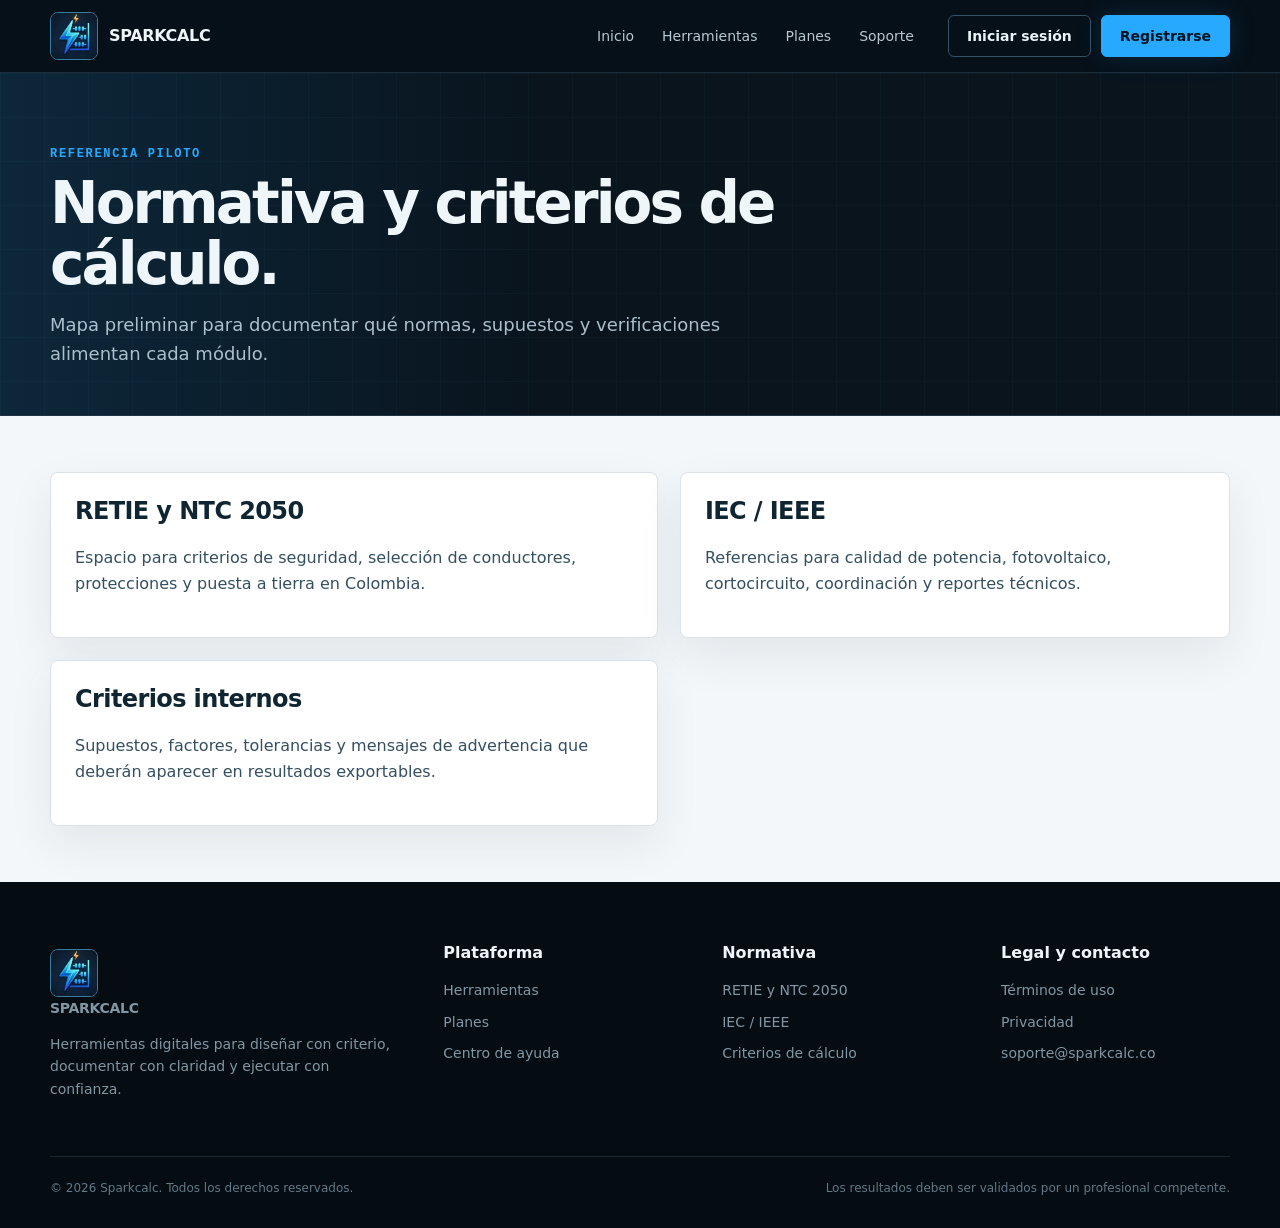
<file: pages/normativa.html>
﻿<!doctype html>
<html lang="es">
<head>
  <meta charset="utf-8">
  <meta name="viewport" content="width=device-width, initial-scale=1">
  <title>Normativa - Sparkcalc</title>
  <link rel="icon" href="../assets/img/logos.jpg">
  <link rel="stylesheet" href="../assets/css/styles.css?v=20260913-external-tools">
</head>
<body>
  <header class="site-header"><div class="wrap nav"><a class="brand" href="../index.html"><span class="mark"><img src="../assets/img/logos.jpg" alt="" aria-hidden="true"></span><span>SPARKCALC</span></a><nav class="links"><a href="../index.html">Inicio</a><a href="herramientas.html">Herramientas</a><a href="planes.html">Planes</a><a href="soporte.html">Soporte</a></nav><div class="actions"><a class="btn" href="login.html">Iniciar sesión</a><a class="btn primary" href="registro.html">Registrarse</a></div></div></header>
  <main class="page-main">
    <section class="page-hero"><div class="wrap"><div class="eyebrow">Referencia piloto</div><h1>Normativa y criterios de cálculo.</h1><p>Mapa preliminar para documentar qué normas, supuestos y verificaciones alimentan cada módulo.</p></div></section>
    <section class="page-section"><div class="wrap split"><div class="panel"><h2>RETIE y NTC 2050</h2><p>Espacio para criterios de seguridad, selección de conductores, protecciones y puesta a tierra en Colombia.</p></div><div class="panel" id="iec-ieee"><h2>IEC / IEEE</h2><p>Referencias para calidad de potencia, fotovoltaico, cortocircuito, coordinación y reportes técnicos.</p></div><div class="panel" id="criterios"><h2>Criterios internos</h2><p>Supuestos, factores, tolerancias y mensajes de advertencia que deberán aparecer en resultados exportables.</p></div></div></section>
  </main>
  <footer>
    <div class="wrap">
      <div class="foot">
        <div><a class="brand" href="../index.html"><span class="mark" aria-hidden="true"><img src="../assets/img/logos.jpg" alt="" aria-hidden="true"></span><span>SPARKCALC</span></a><p>Herramientas digitales para diseñar con criterio, documentar con claridad y ejecutar con confianza.</p></div>
        <div><h4>Plataforma</h4><a href="herramientas.html">Herramientas</a><a href="planes.html">Planes</a><a href="soporte.html">Centro de ayuda</a></div>
        <div><h4>Normativa</h4><a href="normativa.html">RETIE y NTC 2050</a><a href="normativa.html#iec-ieee">IEC / IEEE</a><a href="normativa.html#criterios">Criterios de cálculo</a></div>
        <div><h4>Legal y contacto</h4><a href="legal.html">Términos de uso</a><a href="legal.html#privacidad">Privacidad</a><a href="mailto:soporte@sparkcalc.co">soporte@sparkcalc.co</a></div>
      </div>
      <div class="legal"><span>© 2026 Sparkcalc. Todos los derechos reservados.</span><span>Los resultados deben ser validados por un profesional competente.</span></div>
    </div>
  </footer>
  <script src="../assets/js/main.js?v=20260913-bfcache" defer></script>
</body>
</html>
</file>
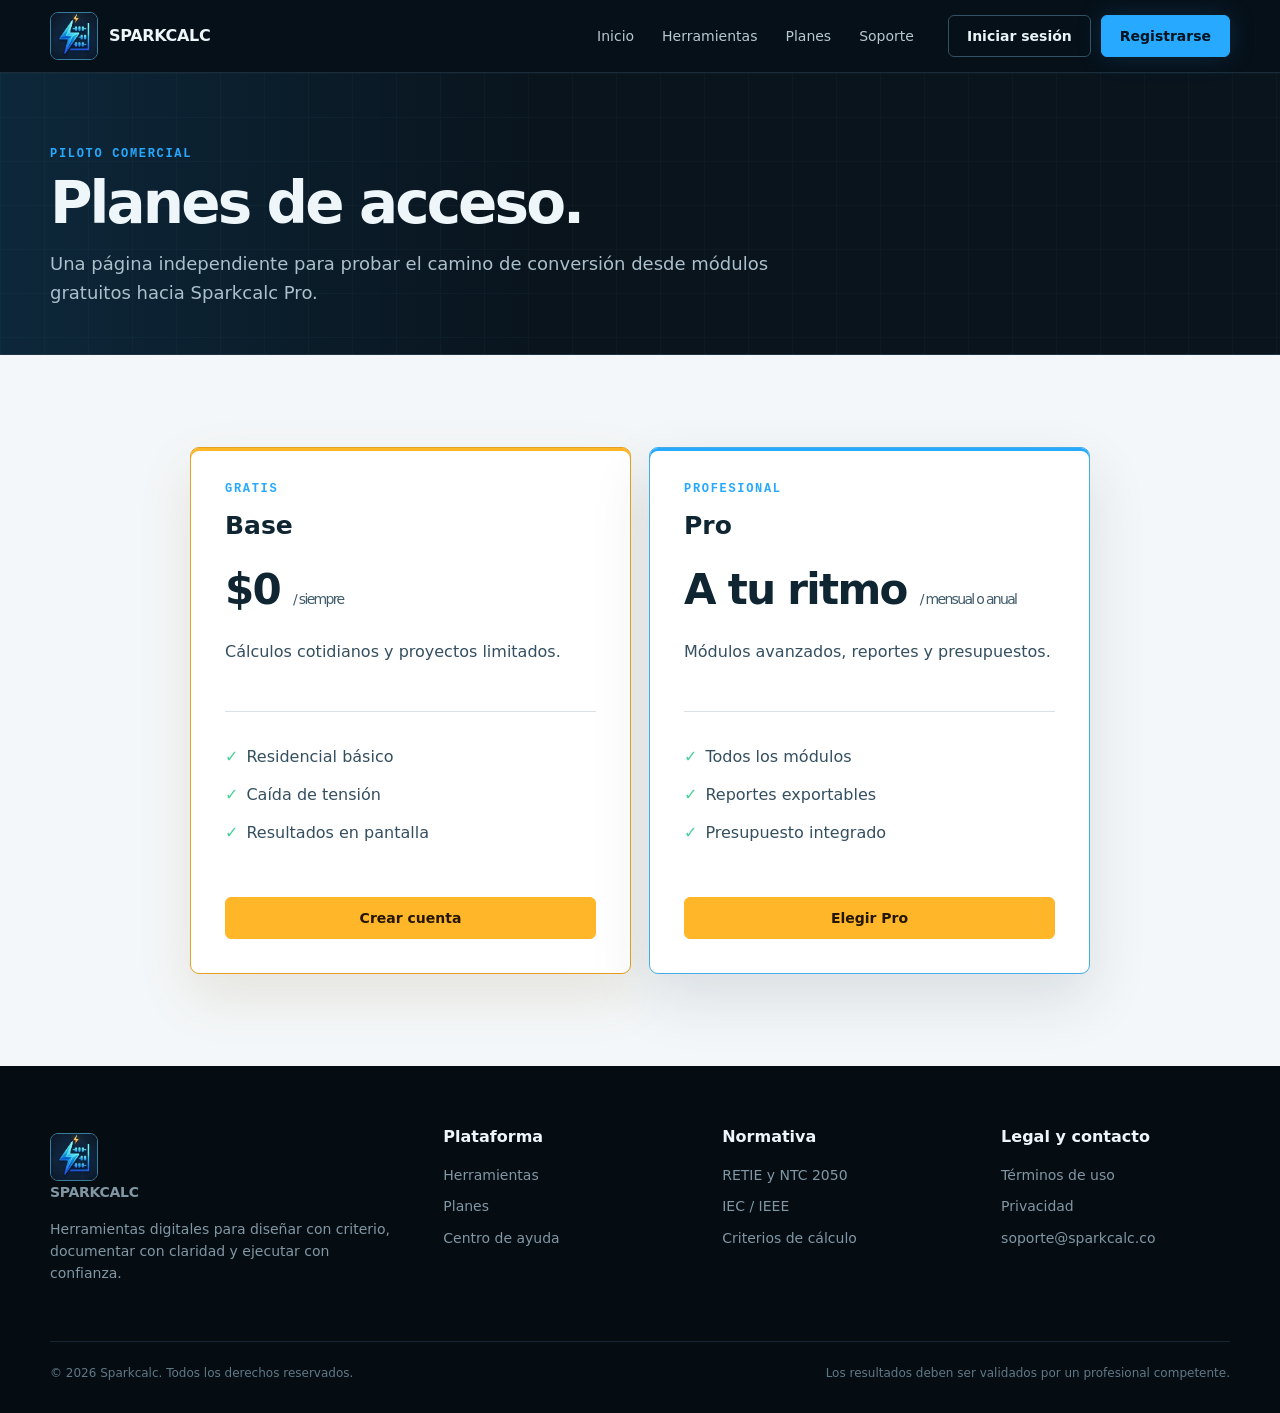
<file: pages/planes.html>
﻿<!doctype html>
<html lang="es">
<head>
  <meta charset="utf-8">
  <meta name="viewport" content="width=device-width, initial-scale=1">
  <title>Planes - Sparkcalc</title>
  <link rel="icon" href="../assets/img/logos.jpg">
  <link rel="stylesheet" href="../assets/css/styles.css?v=20260913-external-tools">
</head>
<body>
  <header class="site-header"><div class="wrap nav"><a class="brand" href="../index.html"><span class="mark"><img src="../assets/img/logos.jpg" alt="" aria-hidden="true"></span><span>SPARKCALC</span></a><nav class="links"><a href="../index.html">Inicio</a><a href="herramientas.html">Herramientas</a><a href="planes.html">Planes</a><a href="soporte.html">Soporte</a></nav><div class="actions"><a class="btn" href="login.html">Iniciar sesión</a><a class="btn primary" href="registro.html">Registrarse</a></div></div></header>
  <main class="page-main">
    <section class="page-hero"><div class="wrap"><div class="eyebrow">Piloto comercial</div><h1>Planes de acceso.</h1><p>Una página independiente para probar el camino de conversión desde módulos gratuitos hacia Sparkcalc Pro.</p></div></section>
    <section class="pricing"><div class="wrap"><div class="price-grid"><article class="price"><div class="eyebrow">Gratis</div><h3>Base</h3><div class="amount">$0 <small>/ siempre</small></div><p>Cálculos cotidianos y proyectos limitados.</p><ul class="features"><li>Residencial básico</li><li>Caída de tensión</li><li>Resultados en pantalla</li></ul><a class="btn amber" href="registro.html">Crear cuenta</a></article><article class="price pro"><div class="eyebrow">Profesional</div><h3>Pro</h3><div class="amount">A tu ritmo <small>/ mensual o anual</small></div><p>Módulos avanzados, reportes y presupuestos.</p><ul class="features"><li>Todos los módulos</li><li>Reportes exportables</li><li>Presupuesto integrado</li></ul><a class="btn amber" href="registro.html">Elegir Pro</a></article></div></div></section>
  </main>
  <footer>
    <div class="wrap">
      <div class="foot">
        <div>
          <a class="brand" href="../index.html"><span class="mark" aria-hidden="true"><img src="../assets/img/logos.jpg" alt="" aria-hidden="true"></span><span>SPARKCALC</span></a>
          <p>Herramientas digitales para diseñar con criterio, documentar con claridad y ejecutar con confianza.</p>
        </div>
        <div>
          <h4>Plataforma</h4>
          <a href="herramientas.html">Herramientas</a>
          <a href="planes.html">Planes</a>
          <a href="soporte.html">Centro de ayuda</a>
        </div>
        <div>
          <h4>Normativa</h4>
          <a href="normativa.html">RETIE y NTC 2050</a>
          <a href="normativa.html#iec-ieee">IEC / IEEE</a>
          <a href="normativa.html#criterios">Criterios de cálculo</a>
        </div>
        <div>
          <h4>Legal y contacto</h4>
          <a href="legal.html">Términos de uso</a>
          <a href="legal.html#privacidad">Privacidad</a>
          <a href="mailto:soporte@sparkcalc.co">soporte@sparkcalc.co</a>
        </div>
      </div>
      <div class="legal">
        <span>© 2026 Sparkcalc. Todos los derechos reservados.</span>
        <span>Los resultados deben ser validados por un profesional competente.</span>
      </div>
    </div>
  </footer>
  <script src="../assets/js/main.js?v=20260913-bfcache" defer></script>
</body>
</html>
</file>
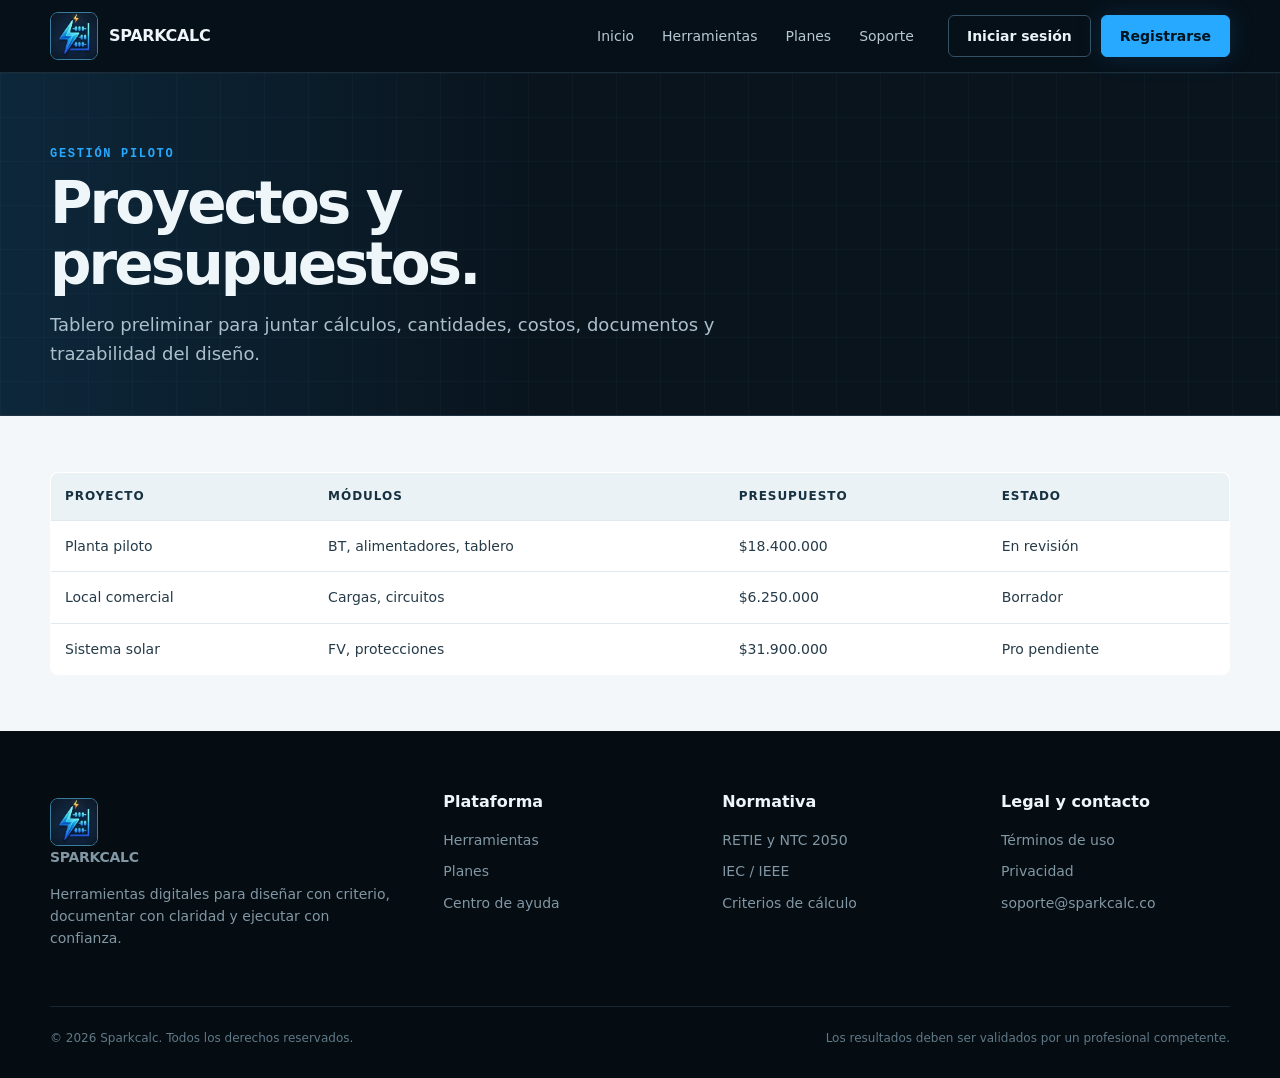
<file: pages/proyectos.html>
﻿<!doctype html>
<html lang="es">
<head>
  <meta charset="utf-8">
  <meta name="viewport" content="width=device-width, initial-scale=1">
  <title>Proyectos - Sparkcalc</title>
  <link rel="icon" href="../assets/img/logos.jpg">
  <link rel="stylesheet" href="../assets/css/styles.css?v=20260913-external-tools">
</head>
<body>
  <header class="site-header"><div class="wrap nav"><a class="brand" href="../index.html"><span class="mark"><img src="../assets/img/logos.jpg" alt="" aria-hidden="true"></span><span>SPARKCALC</span></a><nav class="links"><a href="../index.html">Inicio</a><a href="herramientas.html">Herramientas</a><a href="planes.html">Planes</a><a href="soporte.html">Soporte</a></nav><div class="actions"><a class="btn" href="login.html">Iniciar sesión</a><a class="btn primary" href="registro.html">Registrarse</a></div></div></header>
  <main class="page-main">
    <section class="page-hero"><div class="wrap"><div class="eyebrow">Gestión piloto</div><h1>Proyectos y presupuestos.</h1><p>Tablero preliminar para juntar cálculos, cantidades, costos, documentos y trazabilidad del diseño.</p></div></section>
    <section class="page-section"><div class="wrap">
      <table class="table"><thead><tr><th>Proyecto</th><th>Módulos</th><th>Presupuesto</th><th>Estado</th></tr></thead><tbody><tr><td>Planta piloto</td><td>BT, alimentadores, tablero</td><td>$18.400.000</td><td>En revisión</td></tr><tr><td>Local comercial</td><td>Cargas, circuitos</td><td>$6.250.000</td><td>Borrador</td></tr><tr><td>Sistema solar</td><td>FV, protecciones</td><td>$31.900.000</td><td>Pro pendiente</td></tr></tbody></table>
    </div></section>
  </main>
  <footer>
    <div class="wrap">
      <div class="foot">
        <div><a class="brand" href="../index.html"><span class="mark" aria-hidden="true"><img src="../assets/img/logos.jpg" alt="" aria-hidden="true"></span><span>SPARKCALC</span></a><p>Herramientas digitales para diseñar con criterio, documentar con claridad y ejecutar con confianza.</p></div>
        <div><h4>Plataforma</h4><a href="herramientas.html">Herramientas</a><a href="planes.html">Planes</a><a href="soporte.html">Centro de ayuda</a></div>
        <div><h4>Normativa</h4><a href="normativa.html">RETIE y NTC 2050</a><a href="normativa.html#iec-ieee">IEC / IEEE</a><a href="normativa.html#criterios">Criterios de cálculo</a></div>
        <div><h4>Legal y contacto</h4><a href="legal.html">Términos de uso</a><a href="legal.html#privacidad">Privacidad</a><a href="mailto:soporte@sparkcalc.co">soporte@sparkcalc.co</a></div>
      </div>
      <div class="legal"><span>© 2026 Sparkcalc. Todos los derechos reservados.</span><span>Los resultados deben ser validados por un profesional competente.</span></div>
    </div>
  </footer>
  <script src="../assets/js/main.js?v=20260913-bfcache" defer></script>
</body>
</html>
</file>
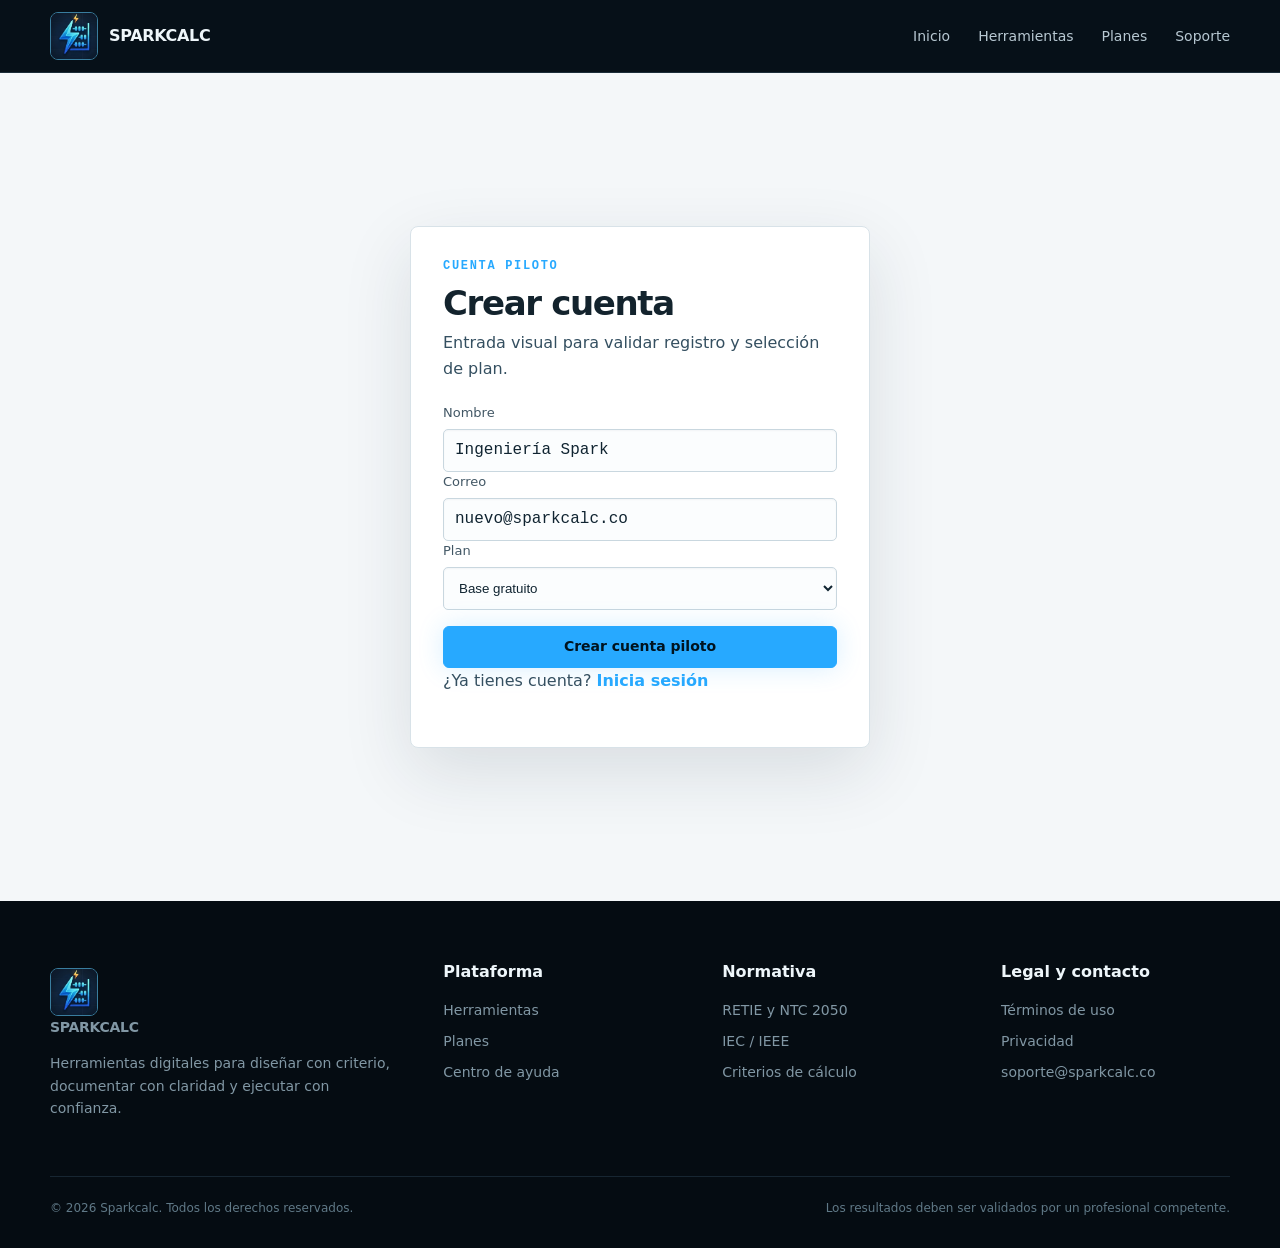
<file: pages/registro.html>
﻿<!doctype html>
<html lang="es">
<head>
  <meta charset="utf-8">
  <meta name="viewport" content="width=device-width, initial-scale=1">
  <title>Registro - Sparkcalc</title>
  <link rel="icon" href="../assets/img/logos.jpg">
  <link rel="stylesheet" href="../assets/css/styles.css?v=20260913-external-tools">
</head>
<body>
  <header class="site-header"><div class="wrap nav"><a class="brand" href="../index.html"><span class="mark"><img src="../assets/img/logos.jpg" alt="" aria-hidden="true"></span><span>SPARKCALC</span></a><nav class="links"><a href="../index.html">Inicio</a><a href="herramientas.html">Herramientas</a><a href="planes.html">Planes</a><a href="soporte.html">Soporte</a></nav></div></header>
  <main class="auth-shell"><form class="auth-card"><div class="eyebrow">Cuenta piloto</div><h1>Crear cuenta</h1><p>Entrada visual para validar registro y selección de plan.</p><div class="field"><label for="name">Nombre</label><input id="name" value="Ingeniería Spark"></div><div class="field"><label for="email">Correo</label><input id="email" type="email" value="nuevo@sparkcalc.co"></div><div class="field"><label for="plan">Plan</label><select id="plan"><option>Base gratuito</option><option>Sparkcalc Pro</option></select></div><a class="btn primary" href="proyectos.html">Crear cuenta piloto</a><p>¿Ya tienes cuenta? <a class="muted-link" href="login.html">Inicia sesión</a></p></form></main>
  <footer>
    <div class="wrap">
      <div class="foot">
        <div><a class="brand" href="../index.html"><span class="mark" aria-hidden="true"><img src="../assets/img/logos.jpg" alt="" aria-hidden="true"></span><span>SPARKCALC</span></a><p>Herramientas digitales para diseñar con criterio, documentar con claridad y ejecutar con confianza.</p></div>
        <div><h4>Plataforma</h4><a href="herramientas.html">Herramientas</a><a href="planes.html">Planes</a><a href="soporte.html">Centro de ayuda</a></div>
        <div><h4>Normativa</h4><a href="normativa.html">RETIE y NTC 2050</a><a href="normativa.html#iec-ieee">IEC / IEEE</a><a href="normativa.html#criterios">Criterios de cálculo</a></div>
        <div><h4>Legal y contacto</h4><a href="legal.html">Términos de uso</a><a href="legal.html#privacidad">Privacidad</a><a href="mailto:soporte@sparkcalc.co">soporte@sparkcalc.co</a></div>
      </div>
      <div class="legal"><span>© 2026 Sparkcalc. Todos los derechos reservados.</span><span>Los resultados deben ser validados por un profesional competente.</span></div>
    </div>
  </footer>
  <script src="../assets/js/main.js?v=20260913-bfcache" defer></script>
</body>
</html>
</file>
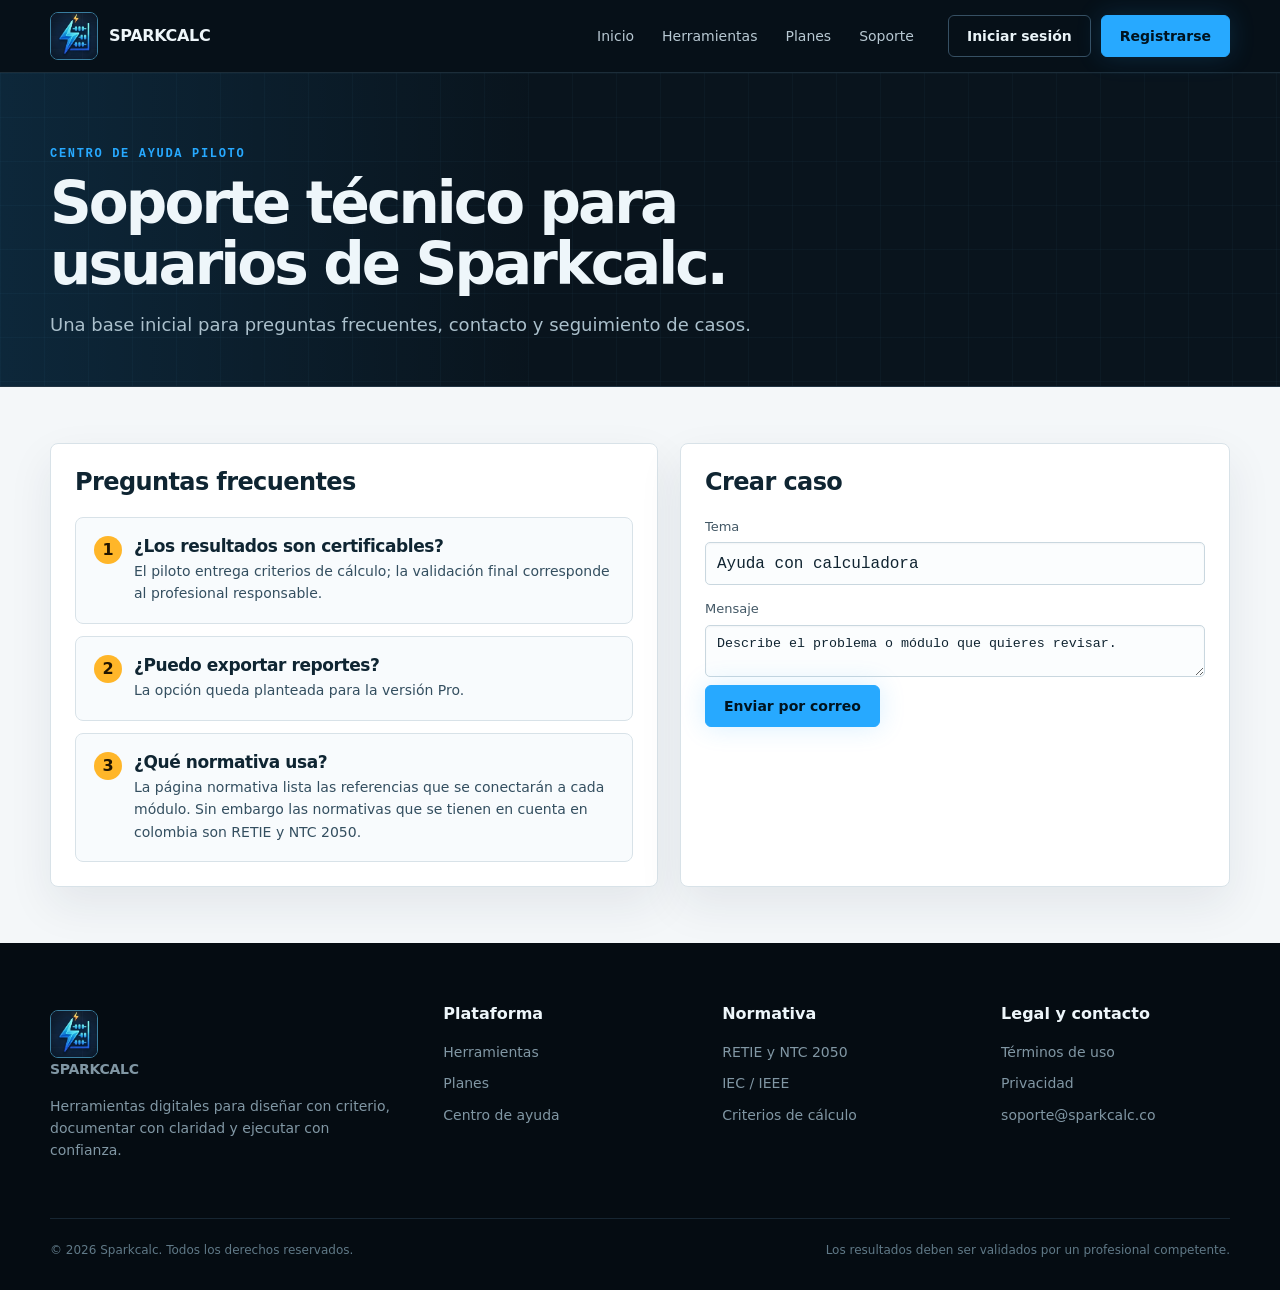
<file: pages/soporte.html>
﻿<!doctype html>
<html lang="es">
<head>
  <meta charset="utf-8">
  <meta name="viewport" content="width=device-width, initial-scale=1">
  <title>Soporte - Sparkcalc</title>
  <link rel="icon" href="../assets/img/logos.jpg">
  <link rel="stylesheet" href="../assets/css/styles.css?v=20260913-external-tools">
</head>
<body>
  <header class="site-header"><div class="wrap nav"><a class="brand" href="../index.html"><span class="mark"><img src="../assets/img/logos.jpg" alt="" aria-hidden="true"></span><span>SPARKCALC</span></a><nav class="links"><a href="../index.html">Inicio</a><a href="herramientas.html">Herramientas</a><a href="planes.html">Planes</a><a href="soporte.html">Soporte</a></nav><div class="actions"><a class="btn" href="login.html">Iniciar sesión</a><a class="btn primary" href="registro.html">Registrarse</a></div></div></header>
  <main class="page-main">
    <section class="page-hero"><div class="wrap"><div class="eyebrow">Centro de ayuda piloto</div><h1>Soporte técnico para usuarios de Sparkcalc.</h1><p>Una base inicial para preguntas frecuentes, contacto y seguimiento de casos.</p></div></section>
    <section class="page-section"><div class="wrap split"><div class="panel"><h2>Preguntas frecuentes</h2><div class="steps"><div class="step"><h3>¿Los resultados son certificables?</h3><p>El piloto entrega criterios de cálculo; la validación final corresponde al profesional responsable.</p></div><div class="step"><h3>¿Puedo exportar reportes?</h3><p>La opción queda planteada para la versión Pro.</p></div><div class="step"><h3>¿Qué normativa usa?</h3><p>La página normativa lista las referencias que se conectarán a cada módulo. Sin embargo las normativas que se tienen en cuenta en colombia son RETIE y NTC 2050.</p></div></div></div><form class="panel"><h2>Crear caso</h2><div class="form-grid"><div class="field full"><label for="topic">Tema</label><input id="topic" value="Ayuda con calculadora"></div><div class="field full"><label for="message">Mensaje</label><textarea id="message">Describe el problema o módulo que quieres revisar.</textarea></div></div><a class="btn primary" href="mailto:soporte@sparkcalc.co">Enviar por correo</a></form></div></section>
  </main>
  <footer>
    <div class="wrap">
      <div class="foot">
        <div><a class="brand" href="../index.html"><span class="mark" aria-hidden="true"><img src="../assets/img/logos.jpg" alt="" aria-hidden="true"></span><span>SPARKCALC</span></a><p>Herramientas digitales para diseñar con criterio, documentar con claridad y ejecutar con confianza.</p></div>
        <div><h4>Plataforma</h4><a href="herramientas.html">Herramientas</a><a href="planes.html">Planes</a><a href="soporte.html">Centro de ayuda</a></div>
        <div><h4>Normativa</h4><a href="normativa.html">RETIE y NTC 2050</a><a href="normativa.html#iec-ieee">IEC / IEEE</a><a href="normativa.html#criterios">Criterios de cálculo</a></div>
        <div><h4>Legal y contacto</h4><a href="legal.html">Términos de uso</a><a href="legal.html#privacidad">Privacidad</a><a href="mailto:soporte@sparkcalc.co">soporte@sparkcalc.co</a></div>
      </div>
      <div class="legal"><span>© 2026 Sparkcalc. Todos los derechos reservados.</span><span>Los resultados deben ser validados por un profesional competente.</span></div>
    </div>
  </footer>
  <script src="../assets/js/main.js?v=20260913-bfcache" defer></script>
</body>
</html>
</file>
<file: assets/css/styles.css>
:root {
  --bg: #071018;
  --panel: #0d1923;
  --panel-strong: #101f2b;
  --line: #203342;
  --text: #eef6fa;
  --muted: #96aab7;
  --blue: #27a9ff;
  --amber: #ffb629;
  --green: #46d19a;
  --max: 1180px;
}

* { box-sizing: border-box; }
html { scroll-behavior: smooth; }

body {
  margin: 0;
  background: var(--bg);
  color: var(--text);
  font: 16px/1.6 Inter, ui-sans-serif, system-ui, -apple-system, BlinkMacSystemFont, "Segoe UI", sans-serif;
  opacity: 0;
  animation: pageIn .42s ease-out forwards;
}

body.page-exit { animation: pageOut .18s ease-in forwards; }

a { color: inherit; text-decoration: none; }
button, input { font: inherit; }
.is-hidden { display: none; }
.wrap { width: min(var(--max), calc(100% - 40px)); margin: auto; }

.eyebrow {
  color: var(--blue);
  font: 700 12px/1.2 ui-monospace, SFMono-Regular, Consolas, monospace;
  letter-spacing: .14em;
  text-transform: uppercase;
}

.site-header {
  position: sticky;
  top: 0;
  z-index: 20;
  border-bottom: 1px solid rgba(69, 101, 122, .35);
  background: rgba(7, 16, 24, .88);
  -webkit-backdrop-filter: blur(16px);
  backdrop-filter: blur(16px);
}

.nav { display: flex; height: 72px; align-items: center; gap: 34px; }
.brand { display: flex; align-items: center; gap: 11px; font-weight: 780; letter-spacing: -.02em; }

.mark {
  display: grid;
  width: 48px;
  height: 48px;
  place-items: center;
  border: 1px solid #397d9e;
  border-radius: 8px;
  overflow: hidden;
  background: #071018;
  color: var(--amber);
  padding: 0;
}

.mark img {
  width: 54px;
  height: 54px;
  max-width: none;
  object-fit: cover;
  object-position: 27% 50%;
  transform: translateY(-8px);
}

.links { display: flex; gap: 28px; margin-left: auto; color: #b7c8d2; font-size: 14px; }
.links a:hover { color: #fff; }
.actions { display: flex; gap: 10px; }

.btn {
  display: inline-flex;
  min-height: 42px;
  align-items: center;
  justify-content: center;
  padding: 0 18px;
  border: 1px solid #365063;
  border-radius: 6px;
  background: transparent;
  color: #eaf4f8;
  cursor: pointer;
  font-size: 14px;
  font-weight: 700;
  transition: transform .2s ease, border-color .2s ease, background-color .2s ease, box-shadow .2s ease;
}

.btn:hover { border-color: #5b839d; transform: translateY(-2px); box-shadow: 0 10px 24px rgba(0, 0, 0, .18); }
.btn:active { transform: translateY(0); }
.btn.primary { border-color: var(--blue); background: var(--blue); color: #00131f; box-shadow: 0 0 26px rgba(39, 169, 255, .18); }
.btn.amber { border-color: var(--amber); background: var(--amber); color: #241600; }

.hero {
  position: relative;
  overflow: hidden;
  padding: 100px 0 84px;
  border-bottom: 1px solid var(--line);
  background-image:
    linear-gradient(rgba(41, 79, 102, .12) 1px, transparent 1px),
    linear-gradient(90deg, rgba(41, 79, 102, .12) 1px, transparent 1px);
  background-size: 48px 48px;
}

.hero::after {
  position: absolute;
  top: -150px;
  right: -100px;
  width: 620px;
  height: 620px;
  background: radial-gradient(circle, rgba(39, 169, 255, .13), transparent 64%);
  content: "";
  pointer-events: none;
}

.hero-grid { display: grid; align-items: center; gap: 68px; grid-template-columns: 1.1fr .9fr; }
.hero-grid > *, .page-hero .wrap { animation: riseIn .58s ease-out both; }
.hero-grid > *:nth-child(2) { animation-delay: .08s; }
.hero h1 { max-width: 800px; margin: 18px 0 24px; font-size: clamp(42px, 6vw, 72px); letter-spacing: -.055em; line-height: 1.04; }
.hero h1 span { color: var(--blue); }
.lead { max-width: 650px; margin: 0 0 34px; color: #afc2cd; font-size: 19px; }
.hero-actions { display: flex; flex-wrap: wrap; gap: 12px; }
.micro { display: flex; gap: 24px; margin-top: 34px; color: #8299a7; font-size: 13px; }
.micro span::before, .features li::before { margin-right: 8px; color: var(--green); content: "✓"; }

.diagram {
  position: relative;
  min-height: 390px;
  padding: 28px;
  border: 1px solid #27465a;
  border-radius: 10px;
  background: linear-gradient(145deg, #0d1b26, #09131b);
  box-shadow: 0 30px 70px rgba(0, 0, 0, .32);
  transition: transform .28s ease, border-color .28s ease, box-shadow .28s ease;
}

.diagram:hover { border-color: #3b7494; transform: translateY(-5px); box-shadow: 0 34px 80px rgba(0, 0, 0, .38); }

.diagram::before {
  color: #6d8798;
  content: "ESQUEMA DE PROYECTO · BT";
  font: 11px ui-monospace, SFMono-Regular, Consolas, monospace;
  letter-spacing: .12em;
}

.flow { margin-top: 40px; }
.flow-row { display: grid; align-items: center; gap: 14px; grid-template-columns: 84px 1fr 70px; margin: 18px 0; }
.node { padding: 10px 8px; border: 1px solid #3d6379; border-radius: 4px; background: #102633; font: 700 11px ui-monospace, SFMono-Regular, Consolas, monospace; text-align: center; }
.wire { position: relative; height: 1px; background: var(--blue); }
.wire::after { position: absolute; top: -3px; right: 0; width: 7px; height: 7px; border-radius: 50%; background: var(--blue); content: ""; }
.metric { padding-left: 10px; border-left: 2px solid var(--amber); }
.metric b { display: block; font-size: 18px; }
.metric small { color: #8199a7; }

.status {
  position: absolute;
  right: 28px;
  bottom: 24px;
  left: 28px;
  display: flex;
  justify-content: space-between;
  padding-top: 18px;
  border-top: 1px solid var(--line);
  color: #7892a2;
  font: 11px ui-monospace, SFMono-Regular, Consolas, monospace;
}

.status strong { color: var(--green); }
section { padding: 92px 0; }

.section-head {
  display: flex;
  align-items: end;
  justify-content: space-between;
  gap: 30px;
  margin-bottom: 38px;
}

.section-head h2 { margin: 10px 0 0; font-size: clamp(32px, 4vw, 48px); letter-spacing: -.04em; line-height: 1.12; }
.section-head p { max-width: 470px; margin: 0; color: var(--muted); }
.tools { background: #09141d; }

.tools-note {
  display: flex;
  align-items: center;
  gap: 10px;
  margin: 0 0 26px;
  padding: 13px 16px;
  border: 1px dashed #2d5368;
  border-radius: 6px;
  color: #9eb5c1;
  font-size: 14px;
}

.tools-note b { color: var(--amber); }
.grid { display: grid; gap: 16px; grid-template-columns: repeat(3, 1fr); }

.card {
  display: flex;
  min-height: 285px;
  flex-direction: column;
  padding: 26px;
  border: 1px solid var(--line);
  border-radius: 8px;
  background: linear-gradient(150deg, var(--panel-strong), var(--panel));
  animation: riseIn .52s ease-out both;
  transition: transform .22s ease, border-color .22s ease, box-shadow .22s ease;
}

.card:hover { border-color: #376078; transform: translateY(-6px); box-shadow: 0 22px 48px rgba(0, 0, 0, .22); }
.card:nth-child(2), .module-item:nth-child(2), .step:nth-child(2) { animation-delay: .06s; }
.card:nth-child(3), .module-item:nth-child(3), .step:nth-child(3) { animation-delay: .12s; }
.card:nth-child(4), .module-item:nth-child(4) { animation-delay: .18s; }
.card:nth-child(5) { animation-delay: .24s; }
.card:nth-child(6) { animation-delay: .3s; }
.card-top { display: flex; align-items: center; justify-content: space-between; }
.icon { display: grid; width: 42px; height: 42px; place-items: center; border: 1px solid #36586d; border-radius: 6px; color: var(--blue); font: 20px ui-monospace, SFMono-Regular, Consolas, monospace; }
.tag { padding: 5px 8px; border-radius: 3px; background: var(--amber); color: #05121a; font: 700 10px ui-monospace, SFMono-Regular, Consolas, monospace; letter-spacing: .1em; text-transform: uppercase; }
.tag.free { background: var(--green); }
.card h3 { margin: 24px 0 10px; font-size: 20px; line-height: 1.3; }
.card p { margin: 0; color: var(--muted); font-size: 14px; }
.card a { margin-top: auto; padding-top: 25px; color: #d6e8f1; font-size: 14px; font-weight: 700; }
.card a span { margin-left: 5px; color: var(--blue); }

.pricing { border-top: 1px solid var(--line); background: var(--bg); }
.price-grid { display: grid; max-width: 900px; gap: 18px; grid-template-columns: 1fr 1fr; margin: 0 auto; }
.price { padding: 34px; border: 1px solid var(--line); border-radius: 9px; background: var(--panel); }
.price:not(.pro) { border-color: var(--amber); box-shadow: inset 0 3px var(--amber), 0 18px 45px rgba(0, 0, 0, .18); }
.price.pro { border-color: #2c8ac0; box-shadow: inset 0 3px var(--blue), 0 25px 60px rgba(0, 0, 0, .25); }
.price h3 { margin: 10px 0; font-size: 25px; }
.amount { font-size: 42px; font-weight: 800; letter-spacing: -.04em; }
.amount small { color: var(--muted); font-size: 14px; font-weight: 500; }
.price > p { min-height: 52px; color: var(--muted); }
.features { padding: 20px 0; border-top: 1px solid var(--line); margin: 20px 0; list-style: none; }
.features li { margin: 12px 0; color: #bed0d9; }
.price .btn { width: 100%; }

.cta-band { padding: 54px 0; background: var(--blue); color: #02131d; }
.cta-in { display: flex; align-items: center; justify-content: space-between; gap: 30px; }
.cta-in h2 { margin: 0; font-size: 34px; letter-spacing: -.035em; line-height: 1.15; }
.cta-in p { margin: 8px 0 0; color: #0c3b56; }
.cta-in .btn { border-color: #06283c; background: #06283c; color: #fff; white-space: nowrap; }

footer { padding: 58px 0 30px; background: #050c12; }
.foot { display: grid; gap: 50px; grid-template-columns: 1.5fr repeat(3, 1fr); }
.foot p, .foot a { color: #8197a4; font-size: 14px; }
.foot h4 { margin: 0 0 14px; }
.foot a { display: block; margin: 9px 0; }
.foot a:hover { color: #fff; }
.legal { display: flex; justify-content: space-between; margin-top: 42px; padding-top: 22px; border-top: 1px solid #172632; color: #607987; font-size: 12px; }

.quick-trigger {
  position: fixed;
  right: 22px;
  bottom: 22px;
  z-index: 35;
  display: flex;
  min-height: 50px;
  align-items: center;
  gap: 10px;
  padding: 0 18px;
  border: 1px solid #f7c057;
  border-radius: 8px;
  background: var(--amber);
  color: #1e1503;
  box-shadow: 0 14px 38px rgba(0, 0, 0, .42);
  cursor: pointer;
  font-weight: 800;
  transition: transform .2s ease, box-shadow .2s ease;
}

.quick-trigger:hover { transform: translateY(-3px); box-shadow: 0 18px 46px rgba(0, 0, 0, .5); }

.quick-trigger .bolt { font-size: 20px; }
.quick-panel { position: fixed; inset: 0 0 0 auto; z-index: 50; width: min(430px, 100%); overflow: auto; padding: 24px; border-left: 1px solid #31556a; background: #08131c; box-shadow: -24px 0 70px rgba(0, 0, 0, .55); transform: translateX(105%); transition: transform .25s ease; }
.quick-panel.open { transform: none; }
.quick-backdrop { position: fixed; inset: 0; z-index: 45; background: rgba(1, 7, 11, .62); -webkit-backdrop-filter: blur(3px); backdrop-filter: blur(3px); opacity: 0; pointer-events: none; transition: .2s; }
.quick-backdrop.open { opacity: 1; pointer-events: auto; }
.quick-head { display: flex; align-items: start; justify-content: space-between; gap: 20px; padding-bottom: 20px; border-bottom: 1px solid var(--line); }
.quick-head h2 { margin: 6px 0; font-size: 24px; line-height: 1.2; }
.quick-head p { margin: 0; color: var(--muted); font-size: 14px; }
.close { width: 40px; height: 40px; border: 1px solid var(--line); border-radius: 6px; background: var(--panel); color: #fff; cursor: pointer; font-size: 22px; }
.quick-groups { display: grid; gap: 9px; grid-template-columns: 1fr 1fr; margin: 22px 0; }
.quick-link { padding: 13px; border: 1px solid var(--line); border-radius: 6px; background: var(--panel); color: #c8d8e0; cursor: pointer; font-weight: 650; text-align: left; }
.quick-link:hover, .quick-link.active { border-color: var(--blue); background: #102839; color: #fff; }
.mini-calc { padding: 20px; border: 1px solid #28536c; border-radius: 8px; background: #0d1e29; }
.mini-calc h3 { margin: 0 0 4px; }
.mini-calc > p { margin: 0 0 18px; color: var(--muted); font-size: 13px; }
.field-row { display: grid; gap: 10px; grid-template-columns: 1fr 1fr; }
.field label { display: block; margin-bottom: 5px; color: #9db2bd; font-size: 13px; }
.field input { width: 100%; height: 43px; padding: 0 11px; border: 1px solid #315267; border-radius: 5px; background: #07131b; color: #fff; font: 16px ui-monospace, SFMono-Regular, Consolas, monospace; }
.result { display: flex; align-items: center; justify-content: space-between; margin-top: 15px; padding: 13px; border-left: 3px solid var(--green); background: #0a1720; }
.result span { color: var(--muted); font-size: 13px; }
.result strong { font: 700 20px ui-monospace, SFMono-Regular, Consolas, monospace; }
.panel-note { margin-top: 20px; color: #76909f; font-size: 12px; }

.page-main { background: #f4f7f9; color: #13232d; }
.page-hero {
  padding: 74px 0 46px;
  border-bottom: 1px solid var(--line);
  color: var(--text);
  background:
    linear-gradient(90deg, rgba(39, 169, 255, .13), transparent 42%),
    linear-gradient(rgba(41, 79, 102, .1) 1px, transparent 1px),
    linear-gradient(90deg, rgba(41, 79, 102, .1) 1px, transparent 1px),
    #09141d;
  background-size: auto, 44px 44px, 44px 44px;
}
.page-hero h1 { max-width: 780px; margin: 12px 0 16px; color: var(--text); font-size: clamp(36px, 5vw, 58px); letter-spacing: -.05em; line-height: 1.05; }
.page-hero p { max-width: 760px; margin: 0; color: #abc0cc; font-size: 18px; }
.page-section { padding: 56px 0; background: #f4f7f9; }
.split { display: grid; gap: 22px; grid-template-columns: 1.05fr .95fr; }
.panel {
  padding: 24px;
  border: 1px solid #d8e2e8;
  border-radius: 8px;
  background: #ffffff;
  color: #13232d;
  box-shadow: 0 18px 45px rgba(22, 44, 58, .08);
  animation: riseIn .5s ease-out both;
  transition: transform .22s ease, box-shadow .22s ease, border-color .22s ease;
}
.panel:hover { border-color: #c2d3dc; transform: translateY(-3px); box-shadow: 0 22px 52px rgba(22, 44, 58, .11); }
.panel h2, .panel h3 { margin-top: 0; letter-spacing: -.025em; line-height: 1.2; }
.panel h2, .panel h3 { color: #0f2532; }
.panel p { color: #344f60; }
.module-list { display: grid; gap: 14px; }
.module-item {
  display: grid;
  gap: 16px;
  grid-template-columns: 52px 1fr auto;
  align-items: center;
  padding: 18px;
  border: 1px solid #d8e2e8;
  border-radius: 8px;
  background: #ffffff;
  color: #13232d;
  box-shadow: 0 14px 34px rgba(22, 44, 58, .07);
  animation: riseIn .5s ease-out both;
  transition: transform .2s ease, border-color .2s ease, box-shadow .2s ease;
}
.module-item:hover { border-color: #b9ced9; transform: translateY(-3px); box-shadow: 0 18px 42px rgba(22, 44, 58, .1); }
.module-item p { margin: 4px 0 0; color: #344f60; font-size: 14px; }
.module-item h3 { margin: 0; color: #0f2532; font-size: 18px; }
.page-section .btn:not(.primary):not(.amber), .auth-card .btn:not(.primary):not(.amber) {
  border-color: #b7c9d3;
  background: #ffffff;
  color: #173140;
}
.page-section .btn:not(.primary):not(.amber):hover, .auth-card .btn:not(.primary):not(.amber):hover {
  border-color: #6d91a5;
}
.stat-grid { display: grid; gap: 12px; grid-template-columns: repeat(3, 1fr); margin-top: 22px; }
.stat {
  padding: 16px;
  border: 1px solid #d9e5eb;
  border-left: 4px solid var(--blue);
  border-radius: 6px;
  background: #f8fbfd;
}
.stat b { display: block; font-size: 24px; letter-spacing: -.03em; }
.stat span { color: #405b6b; font-size: 13px; }
.form-grid { display: grid; gap: 14px; grid-template-columns: 1fr 1fr; }
.form-grid .field.full { grid-column: 1 / -1; }
.panel .field label, .auth-card .field label { color: #425765; }
.panel .field input, .panel .field select, .panel .field textarea,
.auth-card .field input, .auth-card .field select, .auth-card .field textarea {
  width: 100%;
  min-height: 43px;
  padding: 10px 11px;
  border: 1px solid #c9d7df;
  border-radius: 5px;
  background: #fbfdfe;
  color: #102431;
  box-shadow: inset 0 1px 2px rgba(16, 36, 49, .04);
}
.field textarea { min-height: 110px; resize: vertical; }
.table {
  width: 100%;
  border-collapse: collapse;
  overflow: hidden;
  border: 1px solid #d8e2e8;
  border-radius: 8px;
  background: #ffffff;
  color: #263b49;
  font-size: 14px;
}
.table th, .table td { padding: 14px; border-bottom: 1px solid #e1e9ee; text-align: left; }
.table th { background: #eaf2f6; color: #173140; font-size: 12px; letter-spacing: .08em; text-transform: uppercase; }
.table tr:last-child td { border-bottom: 0; }
.steps { display: grid; gap: 12px; counter-reset: step; }
.step { position: relative; padding: 18px 18px 18px 58px; border: 1px solid #d8e2e8; border-radius: 8px; background: #f8fbfd; }
.step::before {
  position: absolute;
  top: 18px;
  left: 18px;
  display: grid;
  width: 28px;
  height: 28px;
  place-items: center;
  border-radius: 50%;
  background: var(--amber);
  color: #211500;
  counter-increment: step;
  content: counter(step);
  font-weight: 800;
}
.step h3 { margin: 0 0 4px; font-size: 17px; }
.step p { margin: 0; color: #344f60; font-size: 14px; }
.auth-shell { display: grid; min-height: calc(100vh - 72px); place-items: center; padding: 46px 0; background: #f4f7f9; color: #13232d; }
.auth-card {
  width: min(460px, calc(100% - 32px));
  padding: 32px;
  border: 1px solid #d8e2e8;
  border-radius: 8px;
  background: #ffffff;
  box-shadow: 0 24px 70px rgba(22, 44, 58, .12);
  animation: riseIn .5s ease-out both;
}
.auth-card h1 { margin: 12px 0 8px; font-size: 34px; letter-spacing: -.04em; line-height: 1.08; }
.auth-card p { margin: 0 0 22px; color: #344f60; }
.auth-card .btn { width: 100%; margin-top: 16px; }
.muted-link { color: var(--blue); font-weight: 700; }
.page-main .pricing { border-top: 0; background: #f4f7f9; }
.page-main .price {
  border-color: #d8e2e8;
  background: #ffffff;
  color: #13232d;
  box-shadow: 0 18px 45px rgba(22, 44, 58, .08);
}
.page-main .price:not(.pro) { border-color: #e5a11f; box-shadow: inset 0 3px var(--amber), 0 22px 54px rgba(127, 91, 20, .12); }
.page-main .price.pro { border-color: #42aee8; box-shadow: inset 0 3px var(--blue), 0 24px 60px rgba(22, 44, 58, .12); }
.page-main .price h3, .page-main .amount { color: #0f2532; }
.page-main .price > p, .page-main .features li { color: #344f60; }
.page-main .amount small { color: #405b6b; }
.page-main .features { border-top-color: #d8e2e8; }

@keyframes pageIn {
  from { opacity: 0; }
  to { opacity: 1; }
}

@keyframes pageOut {
  from { opacity: 1; }
  to { opacity: 0; }
}

@keyframes riseIn {
  from { opacity: 0; transform: translateY(14px); }
  to { opacity: 1; transform: translateY(0); }
}

@media (prefers-reduced-motion: reduce) {
  html { scroll-behavior: auto; }
  *, *::before, *::after {
    animation-duration: .01ms !important;
    animation-iteration-count: 1 !important;
    scroll-behavior: auto !important;
    transition-duration: .01ms !important;
  }
}

@media (max-width: 900px) {
  .links { display: none; }
  .actions .btn:first-child { display: none; }
  .hero-grid { grid-template-columns: 1fr; }
  .diagram { min-height: 340px; }
  .grid { grid-template-columns: repeat(2, 1fr); }
  .foot { grid-template-columns: 1fr 1fr; }
  .section-head { display: block; }
  .section-head p { margin-top: 16px; }
  .split { grid-template-columns: 1fr; }
  .module-item { grid-template-columns: 46px 1fr; }
  .module-item .btn { grid-column: 1 / -1; }
}

@media (max-width: 620px) {
  .wrap { width: min(100% - 28px, var(--max)); }
  .nav { height: 64px; }
  .actions { margin-left: auto; }
  .actions .btn { padding: 0 12px; }
  .hero { padding: 72px 0 62px; }
  .hero h1 { font-size: 42px; }
  .micro { display: grid; gap: 6px; }
  .diagram { min-height: 320px; padding: 20px; }
  .flow-row { grid-template-columns: 64px 1fr 62px; }
  .grid, .price-grid { grid-template-columns: 1fr; }
  .card { min-height: 250px; }
  .cta-in { display: block; }
  .cta-in .btn { margin-top: 22px; }
  .foot { grid-template-columns: 1fr; }
  .legal { display: block; }
  .legal span { display: block; margin-top: 8px; }
  .quick-trigger { right: 12px; bottom: 12px; }
  .quick-trigger .label { display: none; }
  .quick-groups, .field-row { grid-template-columns: 1fr; }
  .stat-grid, .form-grid { grid-template-columns: 1fr; }
  .table { display: block; overflow-x: auto; }
}

/* Shared shell for imported tool pages */
body.external-tool-page {
  opacity: 0;
  animation: pageIn .42s ease-out forwards;
}

body.external-tool-page.page-exit {
  animation: pageOut .18s ease-in forwards;
}

.external-tool-page .site-header {
  position: sticky !important;
  top: 0 !important;
  z-index: 500 !important;
  border-bottom: 1px solid rgba(69, 101, 122, .35) !important;
  background: rgba(7, 16, 24, .92) !important;
  -webkit-backdrop-filter: blur(16px) !important;
  backdrop-filter: blur(16px) !important;
  box-shadow: none !important;
  padding: 0 !important;
  height: auto !important;
  display: block !important;
  color: #eef6fa !important;
}

.external-tool-page .site-header .wrap {
  width: min(var(--max), calc(100% - 40px));
  margin: auto;
}

.external-tool-page .site-header .nav {
  display: flex;
  height: 72px;
  align-items: center;
  gap: 34px;
}

.external-tool-page .site-header .brand {
  display: flex;
  align-items: center;
  gap: 11px;
  color: #eef6fa !important;
  text-decoration: none !important;
  font-weight: 780;
  letter-spacing: -.02em;
}

.external-tool-page .site-header .mark {
  display: grid;
  width: 48px;
  height: 48px;
  place-items: center;
  border: 1px solid #397d9e;
  border-radius: 8px;
  overflow: hidden;
  background: #071018;
  padding: 0;
}

.external-tool-page .site-header .mark img {
  width: 54px;
  height: 54px;
  max-width: none;
  object-fit: cover;
  object-position: 27% 50%;
  transform: translateY(-8px);
}

.external-tool-page .site-header .links {
  display: flex;
  gap: 28px;
  margin-left: auto;
  color: #b7c8d2;
  font-size: 14px;
}

.external-tool-page .site-header .links a {
  color: inherit;
  text-decoration: none;
}

.external-tool-page .site-header .links a:hover { color: #fff; }
.external-tool-page .site-header .actions { display: flex; gap: 10px; }

.external-tool-page .site-header .btn {
  display: inline-flex;
  min-height: 42px;
  align-items: center;
  justify-content: center;
  padding: 0 18px;
  border: 1px solid #365063;
  border-radius: 6px;
  background: transparent;
  color: #eaf4f8 !important;
  cursor: pointer;
  font-size: 14px;
  font-weight: 700;
  text-decoration: none !important;
  transition: transform .2s ease, border-color .2s ease, background-color .2s ease, box-shadow .2s ease;
}

.external-tool-page .site-header .btn:hover {
  border-color: #5b839d;
  transform: translateY(-2px);
  box-shadow: 0 10px 24px rgba(0, 0, 0, .18);
}

.external-tool-page .site-header .btn.primary {
  border-color: var(--blue);
  background: var(--blue);
  color: #00131f !important;
  box-shadow: 0 0 26px rgba(39, 169, 255, .18);
}

.external-tool-page .tool-hero {
  position: relative;
  z-index: 6;
  padding: 74px 0 46px;
  border-bottom: 1px solid var(--line);
  color: var(--text);
  background:
    linear-gradient(90deg, rgba(39, 169, 255, .13), transparent 42%),
    linear-gradient(rgba(41, 79, 102, .1) 1px, transparent 1px),
    linear-gradient(90deg, rgba(41, 79, 102, .1) 1px, transparent 1px),
    #09141d;
  background-size: auto, 44px 44px, 44px 44px;
}

.external-tool-page .tool-hero-wrap {
  width: min(var(--max), calc(100% - 40px));
  margin: auto;
}

.external-tool-page .tool-eyebrow {
  color: var(--blue);
  font: 700 12px/1.2 ui-monospace, SFMono-Regular, Consolas, monospace;
  letter-spacing: .14em;
  text-transform: uppercase;
}

.external-tool-page .tool-hero h1 {
  max-width: 780px;
  margin: 12px 0 16px;
  color: #eef6fa;
  font: 800 clamp(36px, 5vw, 58px)/1.05 Inter, ui-sans-serif, system-ui, sans-serif;
  letter-spacing: -.03em;
}

.external-tool-page .tool-hero p {
  max-width: 760px;
  margin: 0;
  color: #abc0cc;
  font: 18px/1.6 Inter, ui-sans-serif, system-ui, sans-serif;
}

.external-tool-page .tool-standards {
  display: flex;
  flex-wrap: wrap;
  gap: 10px;
  margin-top: 22px;
}

.external-tool-page .tool-standards span {
  border: 1px solid rgba(39, 169, 255, .45);
  border-radius: 999px;
  background: rgba(39, 169, 255, .1);
  color: #d7edf7;
  padding: 7px 11px;
  font: 700 12px/1 ui-monospace, SFMono-Regular, Consolas, monospace;
}

.external-tool-page .spark-site-footer {
  padding: 58px 0 30px !important;
  background: #050c12 !important;
  color: #8197a4 !important;
  text-align: left !important;
  font: 16px/1.6 Inter, ui-sans-serif, system-ui, -apple-system, BlinkMacSystemFont, "Segoe UI", sans-serif !important;
}

.external-tool-page .spark-footer-wrap {
  width: min(var(--max), calc(100% - 40px));
  margin: auto;
}

.external-tool-page .spark-footer-grid {
  display: grid;
  gap: 50px;
  grid-template-columns: 1.5fr repeat(3, 1fr);
}

.external-tool-page .spark-footer-brand {
  display: flex !important;
  align-items: center;
  gap: 11px;
  color: #eef6fa !important;
  text-decoration: none !important;
  font-weight: 780;
  letter-spacing: -.02em;
  margin-bottom: 12px;
}

.external-tool-page .spark-footer-brand img {
  width: 42px;
  height: 42px;
  border: 1px solid #397d9e;
  border-radius: 8px;
  object-fit: cover;
  object-position: 27% 50%;
  transform: translateY(-6px);
  background: #071018;
}

.external-tool-page .spark-site-footer p,
.external-tool-page .spark-site-footer a {
  color: #8197a4 !important;
  font-size: 14px;
  text-decoration: none;
}

.external-tool-page .spark-site-footer h4 {
  margin: 0 0 14px;
  color: #eef6fa;
  font-size: 16px;
}

.external-tool-page .spark-site-footer a {
  display: block;
  margin: 9px 0;
}

.external-tool-page .spark-site-footer a:hover { color: #fff !important; }
.external-tool-page .spark-advisor { margin-top: 12px; color: #b7c8d2 !important; }

.external-tool-page .spark-footer-legal {
  display: flex;
  justify-content: space-between;
  gap: 24px;
  margin-top: 42px;
  padding-top: 22px;
  border-top: 1px solid #172632;
  color: #607987;
  font-size: 12px;
}

.external-tool-page .spark-footer-legal span { color: #607987 !important; }

.external-tool-page.quality-tool::before {
  display: none !important;
}

.external-tool-page.quality-tool .tabs {
  background: #09141d !important;
  border-bottom: 1px solid var(--line) !important;
}

.external-tool-page.quality-tool .tab-btn {
  color: var(--muted) !important;
}

.external-tool-page.quality-tool .tab-btn:hover {
  color: #fff !important;
  background: rgba(39, 169, 255, .12) !important;
}

.external-tool-page.quality-tool .tab-btn.active {
  color: var(--amber) !important;
  border-bottom-color: var(--amber) !important;
  background: rgba(255, 182, 41, .08) !important;
}

.external-tool-page.quality-tool main {
  background: #f4f7f9 !important;
}

.external-tool-page.quality-tool .card,
.external-tool-page.quality-tool .metric,
.external-tool-page.quality-tool .mcard,
.external-tool-page.quality-tool .chart-card,
.external-tool-page.quality-tool .norm-table,
.external-tool-page.quality-tool .neutral-card {
  box-shadow: 0 18px 45px rgba(22, 44, 58, .08) !important;
}

.external-tool-page.quality-tool .card {
  border-radius: 8px !important;
}

.external-tool-page.quality-tool .sec-title {
  color: #0f2532 !important;
}

.external-tool-page.quality-tool .sec-title .pill {
  background: var(--blue) !important;
}

.external-tool-page.quality-tool .metric-value,
.external-tool-page.quality-tool .mcard-value {
  color: #0f2532 !important;
}

.external-tool-page.quality-tool input[type=number],
.external-tool-page.quality-tool input[type=range],
.external-tool-page.quality-tool select {
  background: #fbfdfe !important;
  color: #102431 !important;
  border-color: #c9d7df !important;
}

.external-tool-page.quality-tool .chart-box,
.external-tool-page.quality-tool .table-wrap {
  background: #fff !important;
  border-color: #d8e2e8 !important;
}

.external-tool-page.solar-tool {
  background: #f4f7f9 !important;
}

.external-tool-page.solar-tool .hero {
  position: relative;
  z-index: 2;
  padding-bottom: 2.8rem !important;
  background: linear-gradient(135deg, #071018 0%, #09141d 58%, #0d2a3d 100%) !important;
}

.external-tool-page.solar-tool .card,
.external-tool-page.solar-tool section {
  box-shadow: 0 18px 45px rgba(22, 44, 58, .08);
}

.external-tool-page.solar-tool main {
  max-width: 1140px !important;
  margin: 0 auto 3rem !important;
  padding: 2rem 1rem 0 !important;
  background: #f4f7f9;
}

.external-tool-page.solar-tool .calc-hero {
  position: relative;
  z-index: 1;
  background: linear-gradient(135deg, #0d1923, #102b3d) !important;
}

.external-tool-page.solar-tool .page-tabs-nav {
  background: #f4f7f9 !important;
}

.external-tool-page.solar-tool .page-tab-panel {
  background: #fff !important;
  border-color: #d8e2e8 !important;
}

@media (max-width: 900px) {
  .external-tool-page .site-header .links { display: none; }
  .external-tool-page .site-header .actions .btn:first-child { display: none; }
  .external-tool-page .spark-footer-grid { grid-template-columns: 1fr 1fr; }
}

@media (max-width: 620px) {
  .external-tool-page .site-header .wrap,
  .external-tool-page .tool-hero-wrap,
  .external-tool-page .spark-footer-wrap {
    width: min(100% - 28px, var(--max));
  }

  .external-tool-page .site-header .nav { height: 64px; }
  .external-tool-page .site-header .actions { margin-left: auto; }
  .external-tool-page .site-header .actions .btn { padding: 0 12px; }
  .external-tool-page .tool-hero { padding: 48px 0 34px; }
  .external-tool-page .tool-hero h1 { font-size: 38px; }
  .external-tool-page .tool-hero p { font-size: 16px; }
  .external-tool-page .spark-footer-grid { grid-template-columns: 1fr; }
  .external-tool-page .spark-footer-legal { display: block; }
  .external-tool-page .spark-footer-legal span { display: block; margin-top: 8px; }
}
</file>
